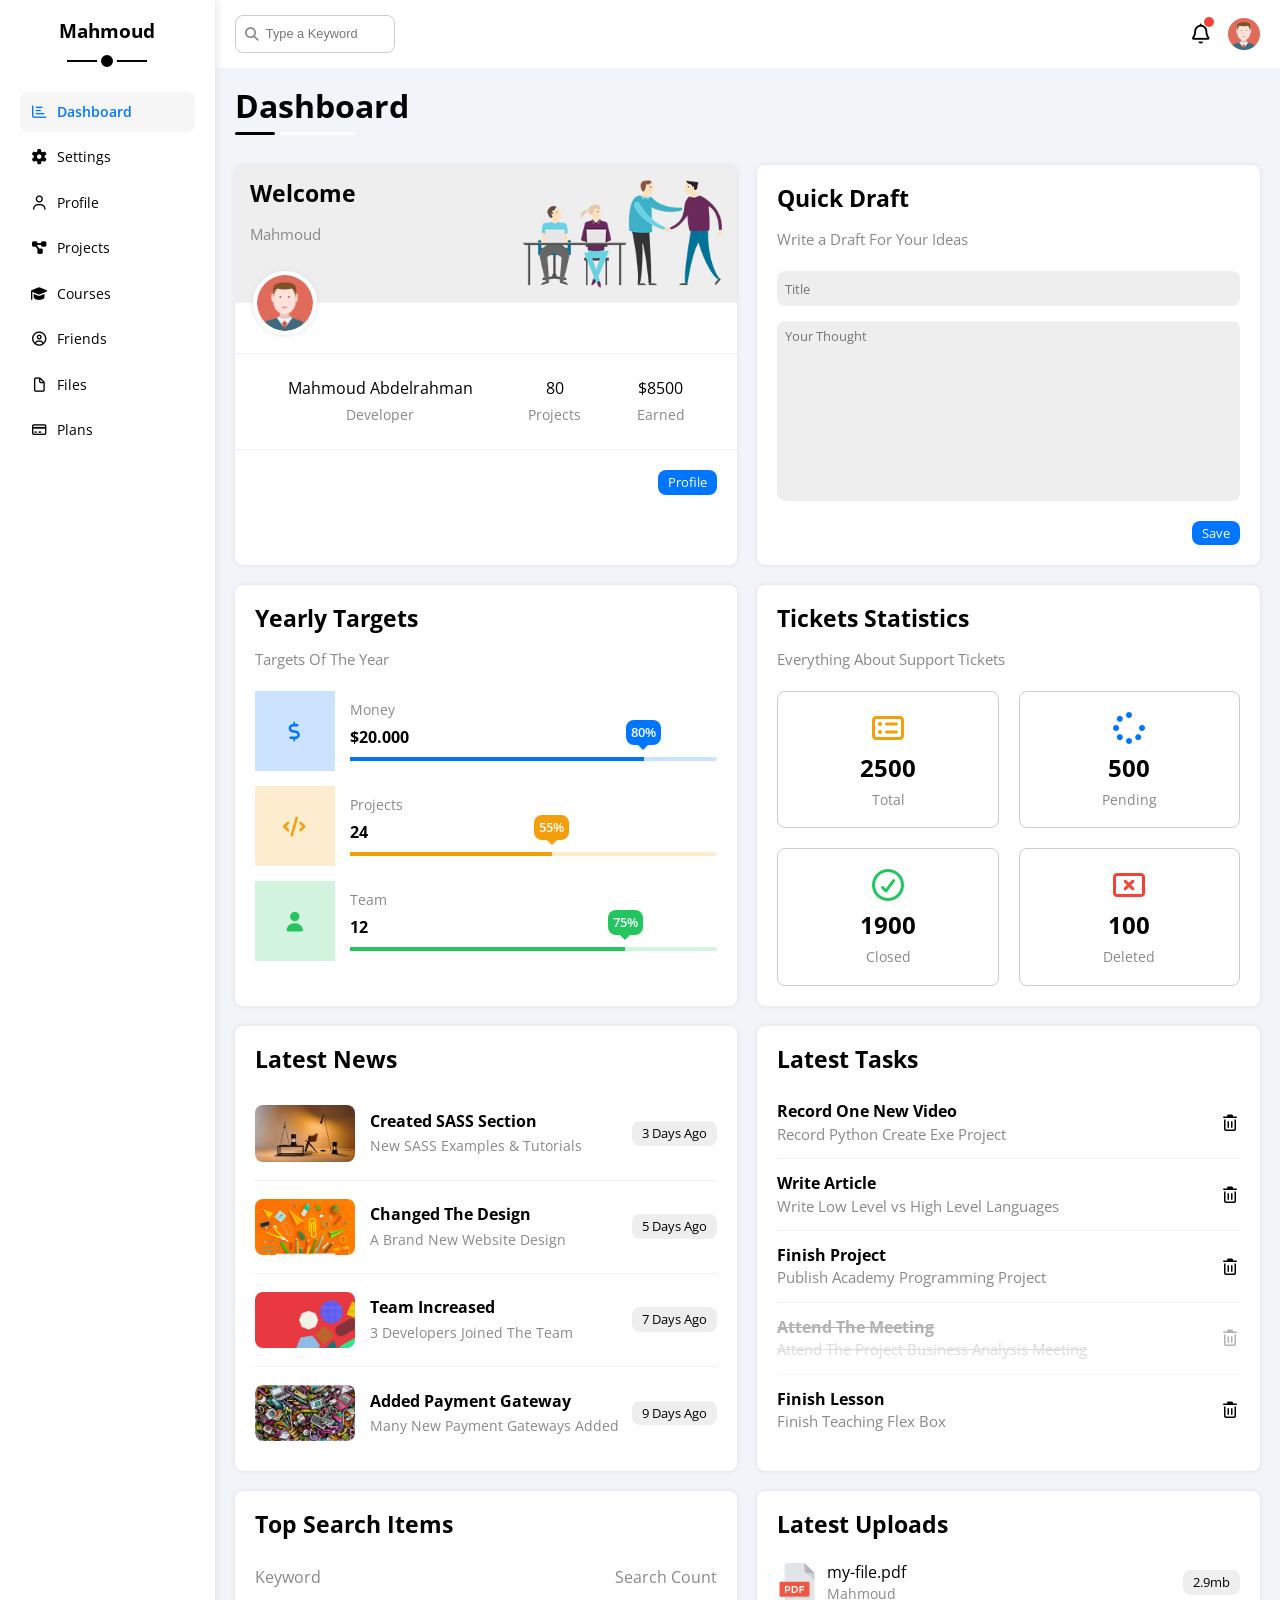
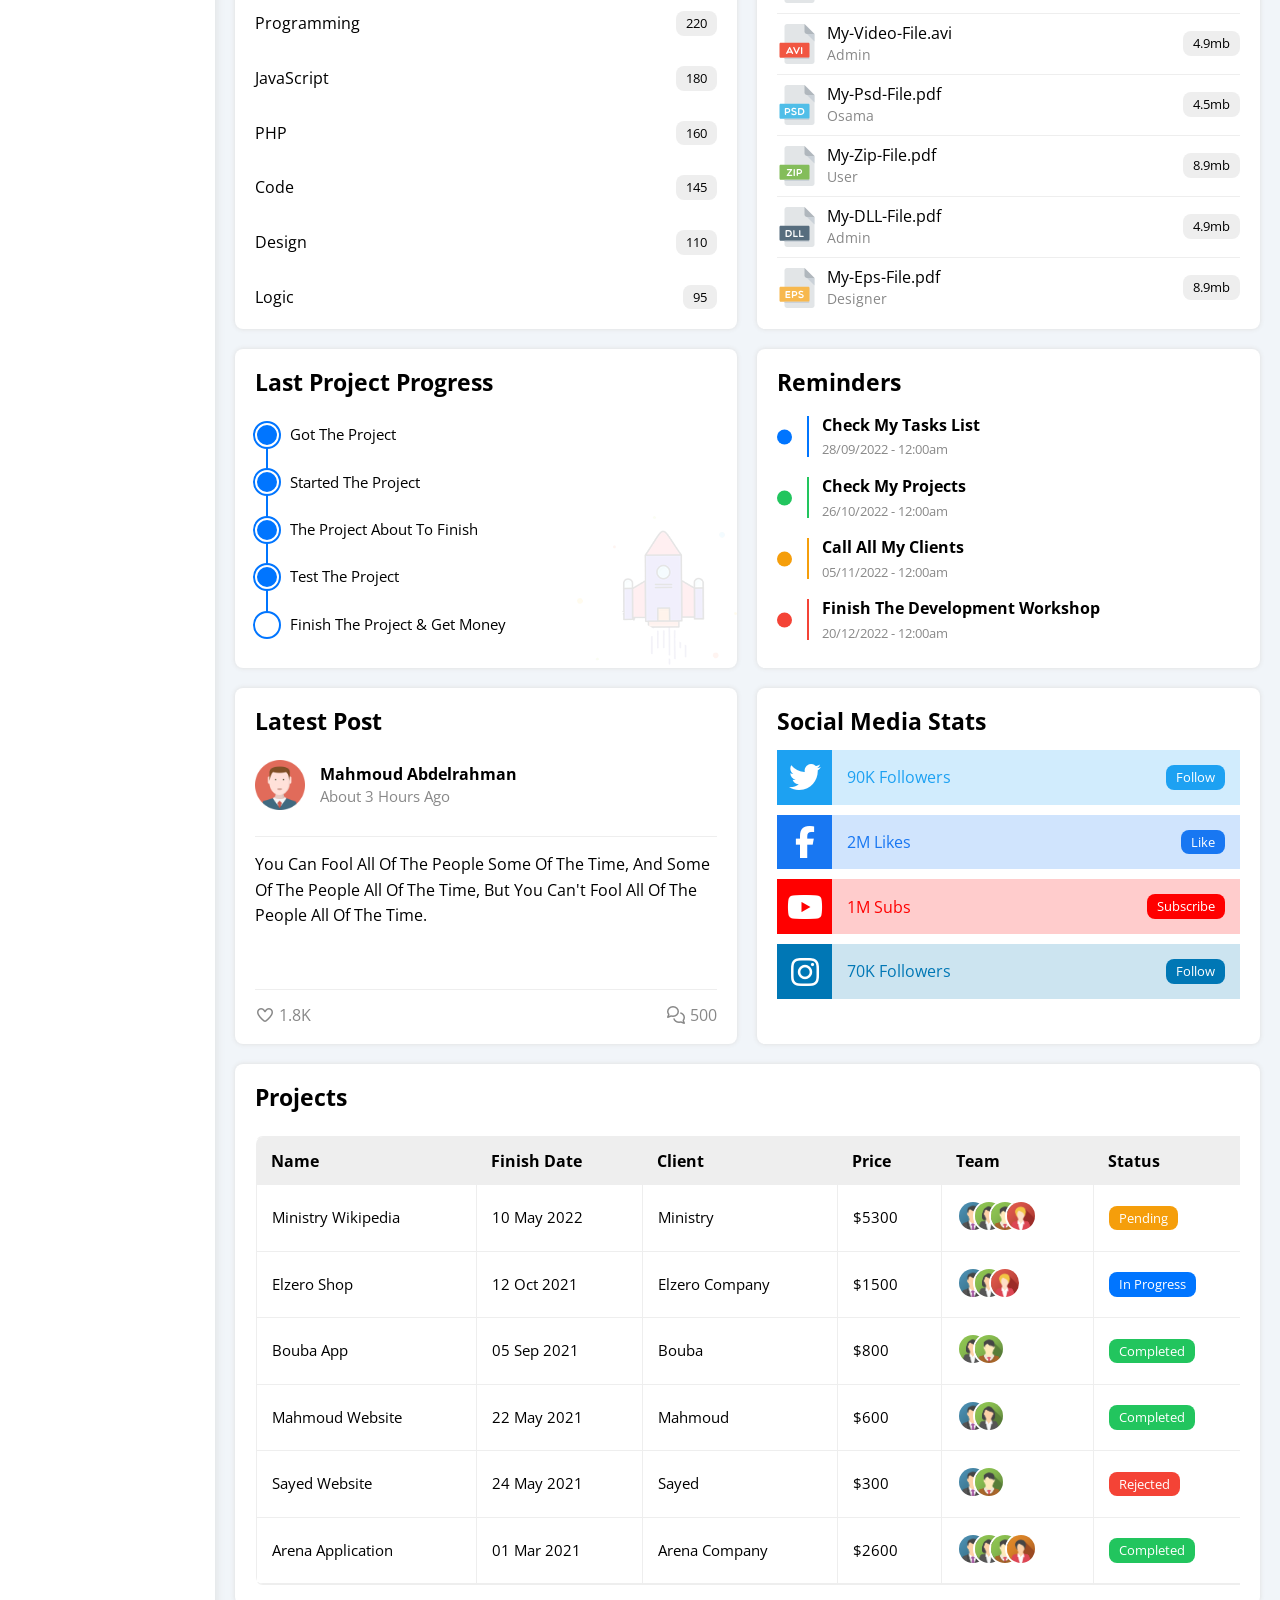
<file: index.html>
<!doctype html>
<html lang="en">
  <head>
    <meta charset="UTF-8" />
    <meta name="viewport" content="width=device-width, initial-scale=1.0" />
    <title>Dashboard</title>
    <!-- Google Fonts -->
    <link rel="preconnect" href="https://fonts.googleapis.com" />
    <link rel="preconnect" href="https://fonts.gstatic.com" crossorigin />
    <link
      href="https://fonts.googleapis.com/css2?family=Open+Sans:ital,wght@0,300..800;1,300..800&display=swap"
      rel="stylesheet" />
    <!-- Font Awesome Library -->
    <link rel="stylesheet" href="css/all.min.css" />
    <link rel="stylesheet" href="css/normalize.css" />
    <link rel="stylesheet" href="css/style.css" />
  </head>
  <body>
    <!-- Start The Page -->
    <div class="page">
      <!-- Start Main Menu -->
      <nav class="main-menu">
        <h3 class="name">Mahmoud</h3>
        <ul>
          <li class="active">
            <a href="index.html">
              <i class="fa-regular fa-chart-bar fa-fw"></i>
              <span class="mobile-hide">Dashboard</span>
            </a>
          </li>
          <li>
            <a href="settings.html">
              <i class="fa-solid fa-gear fa-fw"></i>
              <span class="mobile-hide">Settings</span>
            </a>
          </li>
          <li>
            <a href="profile.html">
              <i class="fa-regular fa-user fa-fw"></i>
              <span class="mobile-hide">Profile</span>
            </a>
          </li>
          <li>
            <a href="projects.html">
              <i class="fa-solid fa-diagram-project fa-fw"></i>
              <span class="mobile-hide">Projects</span>
            </a>
          </li>
          <li>
            <a href="courses.html">
              <i class="fa-solid fa-graduation-cap fa-fw"></i>
              <span class="mobile-hide">Courses</span>
            </a>
          </li>
          <li>
            <a href="friends.html">
              <i class="fa-regular fa-circle-user fa-fw"></i>
              <span class="mobile-hide">Friends</span>
            </a>
          </li>
          <li>
            <a href="files.html">
              <i class="fa-regular fa-file fa-fw"></i>
              <span class="mobile-hide">Files</span>
            </a>
          </li>
          <li>
            <a href="plans.html">
              <i class="fa-regular fa-credit-card fa-fw"></i>
              <span class="mobile-hide">Plans</span>
            </a>
          </li>
        </ul>
      </nav>
      <!-- End Main Menu -->

      <!-- Start Main Content -->
      <main class="main-content">
        <!-- Start Header -->
        <header>
          <div class="flex">
            <div class="search">
              <input
                type="search"
                name="search"
                id="search"
                placeholder="Type a Keyword" />
            </div>
            <div class="avatar flex">
              <span class="notification">
                <i class="fa-regular fa-bell fa-lg"></i>
              </span>
              <img src="images/avatar.png" alt="Avatar" />
            </div>
          </div>
        </header>
        <!-- End Header -->

        <h1 class="main-title">Dashboard</h1>

        <!-- Start Holder -->
        <div class="holder">
          <div class="container">
            <!-- Start Welcome Box -->
            <div class="box welcome">
              <div class="head mobile-block">
                <div>
                  <h2 class="box-title mobile-center">Welcome</h2>
                  <p class="box-title-info mobile-center">Mahmoud</p>
                </div>
                <img
                  src="images/welcome.png"
                  alt="Welcome Image"
                  class="mobile-hide" />
              </div>
              <div class="body">
                <img src="images/avatar.png" alt="Avatar Image" />
                <section class="mobile-column">
                  <div>
                    <span>Mahmoud Abdelrahman</span>
                    <span>Developer</span>
                  </div>
                  <div>
                    <span>80</span>
                    <span>Projects</span>
                  </div>
                  <div>
                    <span>$8500</span>
                    <span>Earned</span>
                  </div>
                </section>
                <a href="profile.html" class="btn">Profile</a>
              </div>
            </div>
            <!-- Start Quick Draft Box -->
            <div class="box quick-draft">
              <h2 class="box-title mobile-center">Quick Draft</h2>
              <p class="box-title-info mobile-center">
                Write a Draft For Your Ideas
              </p>
              <form action="">
                <input
                  type="text"
                  name="title"
                  id="title"
                  placeholder="Title" />
                <textarea
                  name="thought"
                  id="thought"
                  placeholder="Your Thought"></textarea>
                <input type="submit" value="Save" class="btn" />
              </form>
            </div>
            <!-- Start Yearly Targets Box -->
            <div class="box yearly-targets">
              <h2 class="box-title mobile-center">Yearly Targets</h2>
              <p class="box-title-info mobile-center">Targets Of The Year</p>
              <div class="targets">
                <div class="target">
                  <div class="icon flex-center">
                    <i class="fa-solid fa-dollar-sign fa-lg"></i>
                  </div>
                  <div class="info">
                    <span class="type">Money</span>
                    <span class="amount">$20.000</span>
                    <div class="progress">
                      <span style="width: 80%" data-value="80%"></span>
                    </div>
                  </div>
                </div>
                <div class="target">
                  <div class="icon flex-center">
                    <i class="fa-solid fa-code fa-lg"></i>
                  </div>
                  <div class="info">
                    <span class="type">Projects</span>
                    <span class="amount">24</span>
                    <div class="progress">
                      <span style="width: 55%" data-value="55%"></span>
                    </div>
                  </div>
                </div>
                <div class="target">
                  <div class="icon flex-center">
                    <i class="fa-solid fa-user fa-lg"></i>
                  </div>
                  <div class="info">
                    <span class="type">Team</span>
                    <span class="amount">12</span>
                    <div class="progress">
                      <span style="width: 75%" data-value="75%"></span>
                    </div>
                  </div>
                </div>
              </div>
            </div>
            <!-- Start Tickets Statistics Box -->
            <div class="box tickets-stats">
              <h2 class="box-title mobile-center">Tickets Statistics</h2>
              <p class="box-title-info mobile-center">
                Everything About Support Tickets
              </p>
              <div class="body">
                <div class="statistic">
                  <i class="fa-regular fa-rectangle-list fa-2x"></i>
                  <strong>2500</strong>
                  <span>Total</span>
                </div>
                <div class="statistic">
                  <i class="fa-solid fa-spinner fa-2x"></i>
                  <strong>500</strong>
                  <span>Pending</span>
                </div>
                <div class="statistic">
                  <i class="fa-regular fa-circle-check fa-2x"></i>
                  <strong>1900</strong>
                  <span>Closed</span>
                </div>
                <div class="statistic">
                  <i class="fa-regular fa-rectangle-xmark fa-2x"></i>
                  <strong>100</strong>
                  <span>Deleted</span>
                </div>
              </div>
            </div>
            <!-- Start Latest News Box -->
            <div class="box latest-news">
              <h2 class="box-title mobile-center">Latest News</h2>
              <div class="news">
                <div class="news-row mobile-column">
                  <img src="images/news-01.png" alt="News Image 1" />
                  <div class="news-info flex mobile-column">
                    <div class="info">
                      <h3 class="mobile-center">Created SASS Section</h3>
                      <p>New SASS Examples & Tutorials</p>
                    </div>
                    <span class="btn">3 Days Ago</span>
                  </div>
                </div>
                <div class="news-row mobile-column">
                  <img src="images/news-02.png" alt="News Image 2" />
                  <div class="news-info flex mobile-column">
                    <div class="info">
                      <h3 class="mobile-center">Changed The Design</h3>
                      <p>A Brand New Website Design</p>
                    </div>
                    <span class="btn">5 Days Ago</span>
                  </div>
                </div>
                <div class="news-row mobile-column">
                  <img src="images/news-03.png" alt="News Image 3" />
                  <div class="news-info flex mobile-column">
                    <div class="info">
                      <h3 class="mobile-center">Team Increased</h3>
                      <p>3 Developers Joined The Team</p>
                    </div>
                    <span class="btn">7 Days Ago</span>
                  </div>
                </div>
                <div class="news-row mobile-column">
                  <img src="images/news-04.png" alt="News Image 4" />
                  <div class="news-info flex mobile-column">
                    <div class="info">
                      <h3 class="">Added Payment Gateway</h3>
                      <p>Many New Payment Gateways Added</p>
                    </div>
                    <span class="btn">9 Days Ago</span>
                  </div>
                </div>
              </div>
            </div>
            <!-- Start Latest Tasks Box -->
            <div class="box latest-tasks">
              <h2 class="box-title mobile-center">Latest Tasks</h2>
              <div class="task flex">
                <div class="info">
                  <h3>Record One New Video</h3>
                  <p>Record Python Create Exe Project</p>
                </div>
                <i class="fa-regular fa-trash-can"></i>
              </div>
              <div class="task flex">
                <div class="info">
                  <h3>Write Article</h3>
                  <p>Write Low Level vs High Level Languages</p>
                </div>
                <i class="fa-regular fa-trash-can"></i>
              </div>
              <div class="task flex">
                <div class="info">
                  <h3>Finish Project</h3>
                  <p>Publish Academy Programming Project</p>
                </div>
                <i class="fa-regular fa-trash-can"></i>
              </div>
              <div class="task flex done">
                <div class="info">
                  <h3>Attend The Meeting</h3>
                  <p>Attend The Project Business Analysis Meeting</p>
                </div>
                <i class="fa-regular fa-trash-can"></i>
              </div>
              <div class="task flex">
                <div class="info">
                  <h3>Finish Lesson</h3>
                  <p>Finish Teaching Flex Box</p>
                </div>
                <i class="fa-regular fa-trash-can"></i>
              </div>
            </div>
            <!-- Start Top Search Items Box -->
            <div class="box top-search">
              <h2 class="box-title mobile-center">Top Search Items</h2>
              <div class="item flex">
                <span>Keyword</span>
                <span>Search Count</span>
              </div>
              <div class="item flex">
                <span class="keyword">Programming</span>
                <span class="count btn">220</span>
              </div>
              <div class="item flex">
                <span class="keyword">JavaScript</span>
                <span class="count btn">180</span>
              </div>
              <div class="item flex">
                <span class="keyword">PHP</span>
                <span class="count btn">160</span>
              </div>
              <div class="item flex">
                <span class="keyword">Code</span>
                <span class="count btn">145</span>
              </div>
              <div class="item flex">
                <span class="keyword">Design</span>
                <span class="count btn">110</span>
              </div>
              <div class="item flex">
                <span class="keyword">Logic</span>
                <span class="count btn">95</span>
              </div>
            </div>
            <!-- Start Latest Uploads Box -->
            <div class="box latest-uploads">
              <h2 class="box-title mobile-center">Latest Uploads</h2>
              <div class="upload flex">
                <div class="file flex-center">
                  <img src="images/pdf.svg" alt="PDF File" />
                  <div>
                    <span class="file-name">my-file.pdf</span>
                    <span class="owner">Mahmoud</span>
                  </div>
                </div>
                <span class="size btn">2.9mb</span>
              </div>
              <div class="upload flex">
                <div class="file flex-center">
                  <img src="images/avi.svg" alt="Video File" />
                  <div>
                    <span class="file-name">My-Video-File.avi</span>
                    <span class="owner">Admin</span>
                  </div>
                </div>
                <span class="size btn">4.9mb</span>
              </div>
              <div class="upload flex">
                <div class="file flex-center">
                  <img src="images/psd.svg" alt="PSD File" />
                  <div>
                    <span class="file-name">My-Psd-File.pdf</span>
                    <span class="owner">Osama</span>
                  </div>
                </div>
                <span class="size btn">4.5mb</span>
              </div>
              <div class="upload flex">
                <div class="file flex-center">
                  <img src="images/zip.svg" alt="ZIP File" />
                  <div>
                    <span class="file-name">My-Zip-File.pdf</span>
                    <span class="owner">User</span>
                  </div>
                </div>
                <span class="size btn">8.9mb</span>
              </div>
              <div class="upload flex">
                <div class="file flex-center">
                  <img src="images/dll.svg" alt="DLL File" />
                  <div>
                    <span class="file-name">My-DLL-File.pdf</span>
                    <span class="owner">Admin</span>
                  </div>
                </div>
                <span class="size btn">4.9mb</span>
              </div>
              <div class="upload flex">
                <div class="file flex-center">
                  <img src="images/eps.svg" alt="ESP File" />
                  <div>
                    <span class="file-name">My-Eps-File.pdf</span>
                    <span class="owner">Designer</span>
                  </div>
                </div>
                <span class="size btn">8.9mb</span>
              </div>
            </div>
            <!-- Start Last Project Progress Box -->
            <div class="box last-project">
              <h2 class="box-title mobile-center">Last Project Progress</h2>
              <ul class="progress">
                <li>Got The Project</li>
                <li>Started The Project</li>
                <li>The Project About To Finish</li>
                <li>Test The Project</li>
                <li>Finish The Project & Get Money</li>
              </ul>
              <img src="images/project.png" alt="Project" />
            </div>
            <!-- Start Reminders Box -->
            <div class="box reminders">
              <h2 class="box-title mobile-center">Reminders</h2>
              <div class="reminder">
                <h4>Check My Tasks List</h4>
                <p>28/09/2022 - 12:00am</p>
              </div>
              <div class="reminder">
                <h4>Check My Projects</h4>
                <p>26/10/2022 - 12:00am</p>
              </div>
              <div class="reminder">
                <h4>Call All My Clients</h4>
                <p>05/11/2022 - 12:00am</p>
              </div>
              <div class="reminder">
                <h4>Finish The Development Workshop</h4>
                <p>20/12/2022 - 12:00am</p>
              </div>
            </div>
            <!-- Start Latest Post Box -->
            <div class="box latest-post">
              <h2 class="box-title mobile-center">Latest Post</h2>
              <div class="user">
                <img src="images/avatar.png" alt="User Image" />
                <div>
                  <h4>Mahmoud Abdelrahman</h4>
                  <p>About 3 Hours Ago</p>
                </div>
              </div>
              <p class="post mobile-center">
                You can fool all of the people some of the time, and some of the
                people all of the time, but you can't fool all of the people all
                of the time.
              </p>
              <div class="post-stats flex">
                <span class="likes">
                  <i class="fa-regular fa-heart"></i>
                  1.8K
                </span>
                <span class="comments">
                  <i class="fa-regular fa-comments"></i>
                  500
                </span>
              </div>
            </div>
            <!-- Start Social Media Stats Box -->
            <div class="box social-media">
              <h2 class="box-title mobile-center">Social Media Stats</h2>
              <div class="platform twitter">
                <i class="fa-brands fa-twitter fa-2x flex-center"></i>
                <div class="platform-stats flex">
                  <span class="followers">90K Followers</span>
                  <a href="#" class="action btn">Follow</a>
                </div>
              </div>
              <div class="platform facebook">
                <i class="fa-brands fa-facebook-f fa-2x flex-center"></i>
                <div class="platform-stats flex">
                  <span class="followers">2M Likes</span>
                  <a href="#" class="action btn">Like</a>
                </div>
              </div>
              <div class="platform youtube">
                <i class="fa-brands fa-youtube fa-2x flex-center"></i>
                <div class="platform-stats flex">
                  <span class="followers">1M Subs</span>
                  <a href="#" class="action btn">Subscribe</a>
                </div>
              </div>
              <div class="platform instagram">
                <i class="fa-brands fa-instagram fa-2x flex-center"></i>
                <div class="platform-stats flex">
                  <span class="followers">70K Followers</span>
                  <a href="#" class="action btn">Follow</a>
                </div>
              </div>
            </div>
          </div>
          <!-- Start Projects Box -->
          <div class="box projects">
            <h2 class="box-title mobile-center">Projects</h2>
            <div class="responsive-table">
              <table>
                <thead>
                  <tr>
                    <th>Name</th>
                    <th>Finish Date</th>
                    <th>Client</th>
                    <th>Price</th>
                    <th>Team</th>
                    <th>Status</th>
                  </tr>
                </thead>
                <tbody>
                  <tr>
                    <td>Ministry Wikipedia</td>
                    <td>10 May 2022</td>
                    <td>Ministry</td>
                    <td>$5300</td>
                    <td>
                      <img src="images/team-01.png" alt="Team 1" />
                      <img src="images/team-02.png" alt="Team 2" />
                      <img src="images/team-03.png" alt="Team 3" />
                      <img src="images/team-05.png" alt="Team 5" />
                    </td>
                    <td><span class="btn pending">Pending</span></td>
                  </tr>
                  <tr>
                    <td>Elzero Shop</td>
                    <td>12 Oct 2021</td>
                    <td>Elzero Company</td>
                    <td>$1500</td>
                    <td>
                      <img src="images/team-01.png" alt="Team 1" />
                      <img src="images/team-02.png" alt="Team 2" />
                      <img src="images/team-05.png" alt="Team 5" />
                    </td>
                    <td><span class="btn in-progress">In Progress</span></td>
                  </tr>
                  <tr>
                    <td>Bouba App</td>
                    <td>05 Sep 2021</td>
                    <td>Bouba</td>
                    <td>$800</td>
                    <td>
                      <img src="images/team-02.png" alt="Team 2" />
                      <img src="images/team-03.png" alt="Team 3" />
                    </td>
                    <td><span class="btn completed">Completed</span></td>
                  </tr>
                  <tr>
                    <td>Mahmoud Website</td>
                    <td>22 May 2021</td>
                    <td>Mahmoud</td>
                    <td>$600</td>
                    <td>
                      <img src="images/team-01.png" alt="Team 1" />
                      <img src="images/team-02.png" alt="Team 2" />
                    </td>
                    <td><span class="btn completed">Completed</span></td>
                  </tr>
                  <tr>
                    <td>Sayed Website</td>
                    <td>24 May 2021</td>
                    <td>Sayed</td>
                    <td>$300</td>
                    <td>
                      <img src="images/team-01.png" alt="Team 1" />
                      <img src="images/team-03.png" alt="Team 3" />
                    </td>
                    <td><span class="btn rejected">Rejected</span></td>
                  </tr>
                  <tr>
                    <td>Arena Application</td>
                    <td>01 Mar 2021</td>
                    <td>Arena Company</td>
                    <td>$2600</td>
                    <td>
                      <img src="images/team-01.png" alt="Team 1" />
                      <img src="images/team-02.png" alt="Team 2" />
                      <img src="images/team-03.png" alt="Team 3" />
                      <img src="images/team-04.png" alt="Team 4" />
                    </td>
                    <td><span class="btn completed">Completed</span></td>
                  </tr>
                </tbody>
              </table>
            </div>
          </div>
        </div>
        <!-- End Holder -->
      </main>
      <!-- End Main Content -->
    </div>
    <!-- End The Page -->
  </body>
</html>
</file>
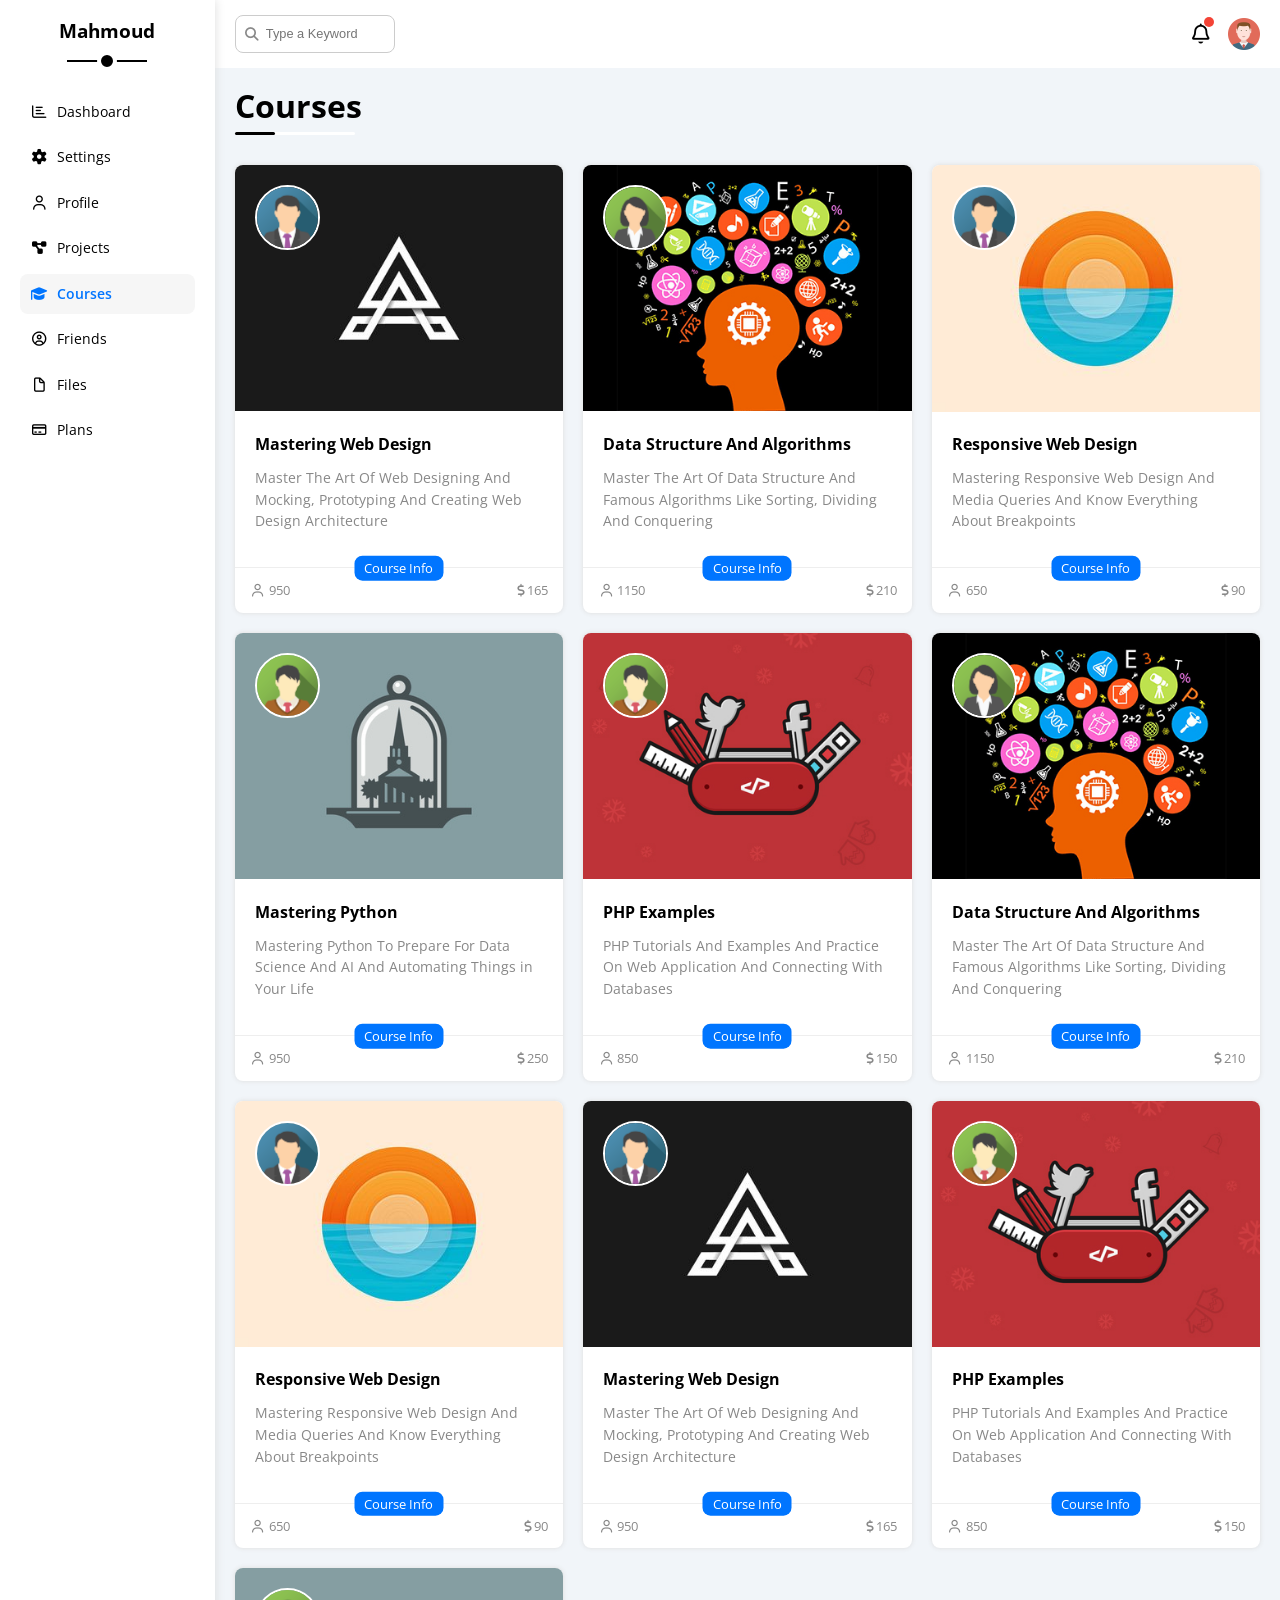
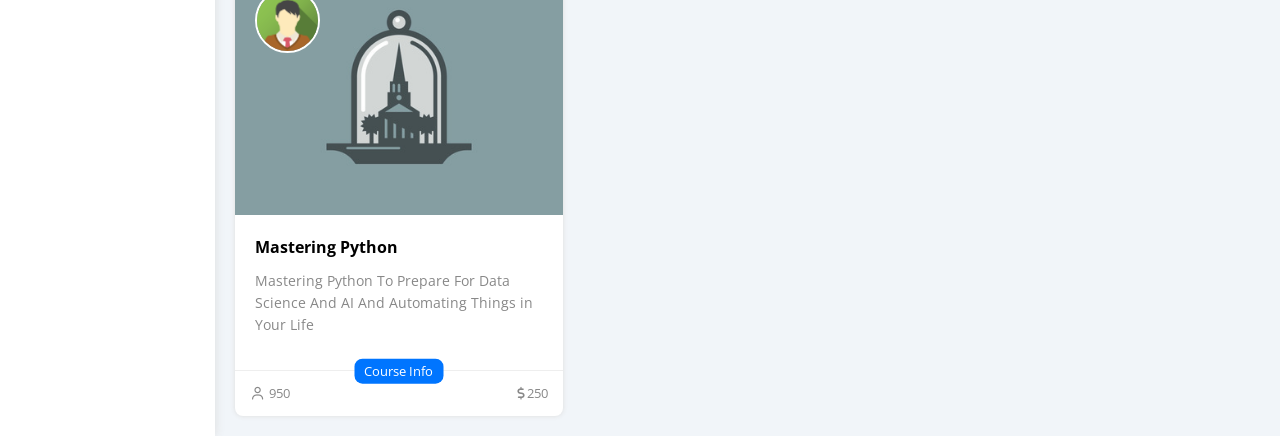
<file: courses.html>
<!doctype html>
<html lang="en">
  <head>
    <meta charset="UTF-8" />
    <meta name="viewport" content="width=device-width, initial-scale=1.0" />
    <title>Courses</title>
    <!-- Google Fonts -->
    <link rel="preconnect" href="https://fonts.googleapis.com" />
    <link rel="preconnect" href="https://fonts.gstatic.com" crossorigin />
    <link
      href="https://fonts.googleapis.com/css2?family=Open+Sans:ital,wght@0,300..800;1,300..800&display=swap"
      rel="stylesheet" />
    <!-- Font Awesome Library -->
    <link rel="stylesheet" href="css/all.min.css" />
    <link rel="stylesheet" href="css/normalize.css" />
    <link rel="stylesheet" href="css/style.css" />
  </head>
  <body>
    <!-- Start The Page -->
    <div class="page">
      <!-- Start Main Menu -->
      <nav class="main-menu">
        <h3 class="name">Mahmoud</h3>
        <ul>
          <li>
            <a href="index.html">
              <i class="fa-regular fa-chart-bar fa-fw"></i>
              <span class="mobile-hide">Dashboard</span>
            </a>
          </li>
          <li>
            <a href="settings.html">
              <i class="fa-solid fa-gear fa-fw"></i>
              <span class="mobile-hide">Settings</span>
            </a>
          </li>
          <li>
            <a href="profile.html">
              <i class="fa-regular fa-user fa-fw"></i>
              <span class="mobile-hide">Profile</span>
            </a>
          </li>
          <li>
            <a href="projects.html">
              <i class="fa-solid fa-diagram-project fa-fw"></i>
              <span class="mobile-hide">Projects</span>
            </a>
          </li>
          <li class="active">
            <a href="courses.html">
              <i class="fa-solid fa-graduation-cap fa-fw"></i>
              <span class="mobile-hide">Courses</span>
            </a>
          </li>
          <li>
            <a href="friends.html">
              <i class="fa-regular fa-circle-user fa-fw"></i>
              <span class="mobile-hide">Friends</span>
            </a>
          </li>
          <li>
            <a href="files.html">
              <i class="fa-regular fa-file fa-fw"></i>
              <span class="mobile-hide">Files</span>
            </a>
          </li>
          <li>
            <a href="plans.html">
              <i class="fa-regular fa-credit-card fa-fw"></i>
              <span class="mobile-hide">Plans</span>
            </a>
          </li>
        </ul>
      </nav>
      <!-- End Main Menu -->

      <!-- Start Main Content -->
      <main class="main-content">
        <!-- Start Header -->
        <header>
          <div class="flex">
            <div class="search">
              <input
                type="search"
                name="search"
                id="search"
                placeholder="Type a Keyword" />
            </div>
            <div class="avatar flex">
              <span class="notification">
                <i class="fa-regular fa-bell fa-lg"></i>
              </span>
              <img src="images/avatar.png" alt="Avatar" />
            </div>
          </div>
        </header>
        <!-- End Header -->

        <h1 class="main-title">Courses</h1>

        <!-- Start Holder -->
        <div class="holder">
          <div class="courses">
            <div class="box course mobile-center">
              <img src="images/team-01.png" alt="Team One" />
              <img src="images/course-01.jpg" alt="Course One" />
              <div class="body">
                <h4>Mastering Web Design</h4>
                <p>
                  Master The Art Of Web Designing And Mocking, Prototyping And
                  Creating Web Design Architecture
                </p>
              </div>
              <div class="info flex">
                <span class="btn bg-blue">Course Info</span>
                <span class="stats">
                  <i class="fa-regular fa-user"></i>
                  950
                </span>
                <span class="stats">
                  <i class="fa-solid fa-dollar-sign"></i>
                  165
                </span>
              </div>
            </div>
            <div class="box course mobile-center">
              <img src="images/team-02.png" alt="Team Two" />
              <img src="images/course-02.jpg" alt="Course Two" />
              <div class="body">
                <h4>Data Structure And Algorithms</h4>
                <p>
                  Master The Art Of Data Structure And Famous Algorithms Like
                  Sorting, Dividing And Conquering
                </p>
              </div>
              <div class="info flex">
                <span class="btn bg-blue">Course Info</span>
                <span class="stats">
                  <i class="fa-regular fa-user"></i>
                  1150
                </span>
                <span class="stats">
                  <i class="fa-solid fa-dollar-sign"></i>
                  210
                </span>
              </div>
            </div>
            <div class="box course mobile-center">
              <img src="images/team-01.png" alt="Team One" />
              <img src="images/course-03.jpg" alt="Course Three" />
              <div class="body">
                <h4>Responsive Web Design</h4>
                <p>
                  Mastering Responsive Web Design And Media Queries And Know
                  Everything About Breakpoints
                </p>
              </div>
              <div class="info flex">
                <span class="btn bg-blue">Course Info</span>
                <span class="stats">
                  <i class="fa-regular fa-user"></i>
                  650
                </span>
                <span class="stats">
                  <i class="fa-solid fa-dollar-sign"></i>
                  90
                </span>
              </div>
            </div>
            <div class="box course mobile-center">
              <img src="images/team-03.png" alt="Team Three" />
              <img src="images/course-04.jpg" alt="Course Four" />
              <div class="body">
                <h4>Mastering Python</h4>
                <p>
                  Mastering Python To Prepare For Data Science And AI And
                  Automating Things in Your Life
                </p>
              </div>
              <div class="info flex">
                <span class="btn bg-blue">Course Info</span>
                <span class="stats">
                  <i class="fa-regular fa-user"></i>
                  950
                </span>
                <span class="stats">
                  <i class="fa-solid fa-dollar-sign"></i>
                  250
                </span>
              </div>
            </div>
            <div class="box course mobile-center">
              <img src="images/team-03.png" alt="Team Three" />
              <img src="images/course-05.jpg" alt="Course Five" />
              <div class="body">
                <h4>PHP Examples</h4>
                <p>
                  PHP Tutorials And Examples And Practice On Web Application And
                  Connecting With Databases
                </p>
              </div>
              <div class="info flex">
                <span class="btn bg-blue">Course Info</span>
                <span class="stats">
                  <i class="fa-regular fa-user"></i>
                  850
                </span>
                <span class="stats">
                  <i class="fa-solid fa-dollar-sign"></i>
                  150
                </span>
              </div>
            </div>
            <div class="box course mobile-center">
              <img src="images/team-02.png" alt="Team Two" />
              <img src="images/course-02.jpg" alt="Course Two" />
              <div class="body">
                <h4>Data Structure And Algorithms</h4>
                <p>
                  Master The Art Of Data Structure And Famous Algorithms Like
                  Sorting, Dividing And Conquering
                </p>
              </div>
              <div class="info flex">
                <span class="btn bg-blue">Course Info</span>
                <span class="stats">
                  <i class="fa-regular fa-user"></i>
                  1150
                </span>
                <span class="stats">
                  <i class="fa-solid fa-dollar-sign"></i>
                  210
                </span>
              </div>
            </div>
            <div class="box course mobile-center">
              <img src="images/team-01.png" alt="Team One" />
              <img src="images/course-03.jpg" alt="Course Three" />
              <div class="body">
                <h4>Responsive Web Design</h4>
                <p>
                  Mastering Responsive Web Design And Media Queries And Know
                  Everything About Breakpoints
                </p>
              </div>
              <div class="info flex">
                <span class="btn bg-blue">Course Info</span>
                <span class="stats">
                  <i class="fa-regular fa-user"></i>
                  650
                </span>
                <span class="stats">
                  <i class="fa-solid fa-dollar-sign"></i>
                  90
                </span>
              </div>
            </div>
            <div class="box course mobile-center">
              <img src="images/team-01.png" alt="Team One" />
              <img src="images/course-01.jpg" alt="Course One" />
              <div class="body">
                <h4>Mastering Web Design</h4>
                <p>
                  Master The Art Of Web Designing And Mocking, Prototyping And
                  Creating Web Design Architecture
                </p>
              </div>
              <div class="info flex">
                <span class="btn bg-blue">Course Info</span>
                <span class="stats">
                  <i class="fa-regular fa-user"></i>
                  950
                </span>
                <span class="stats">
                  <i class="fa-solid fa-dollar-sign"></i>
                  165
                </span>
              </div>
            </div>
            <div class="box course mobile-center">
              <img src="images/team-03.png" alt="Team Three" />
              <img src="images/course-05.jpg" alt="Course Five" />
              <div class="body">
                <h4>PHP Examples</h4>
                <p>
                  PHP Tutorials And Examples And Practice On Web Application And
                  Connecting With Databases
                </p>
              </div>
              <div class="info flex">
                <span class="btn bg-blue">Course Info</span>
                <span class="stats">
                  <i class="fa-regular fa-user"></i>
                  850
                </span>
                <span class="stats">
                  <i class="fa-solid fa-dollar-sign"></i>
                  150
                </span>
              </div>
            </div>
            <div class="box course mobile-center">
              <img src="images/team-03.png" alt="Team Three" />
              <img src="images/course-04.jpg" alt="Course Four" />
              <div class="body">
                <h4>Mastering Python</h4>
                <p>
                  Mastering Python To Prepare For Data Science And AI And
                  Automating Things in Your Life
                </p>
              </div>
              <div class="info flex">
                <span class="btn bg-blue">Course Info</span>
                <span class="stats">
                  <i class="fa-regular fa-user"></i>
                  950
                </span>
                <span class="stats">
                  <i class="fa-solid fa-dollar-sign"></i>
                  250
                </span>
              </div>
            </div>
          </div>
        </div>
        <!-- End Holder -->
      </main>
      <!-- End Main Content -->
    </div>
    <!-- End The Page -->
  </body>
</html>
</file>
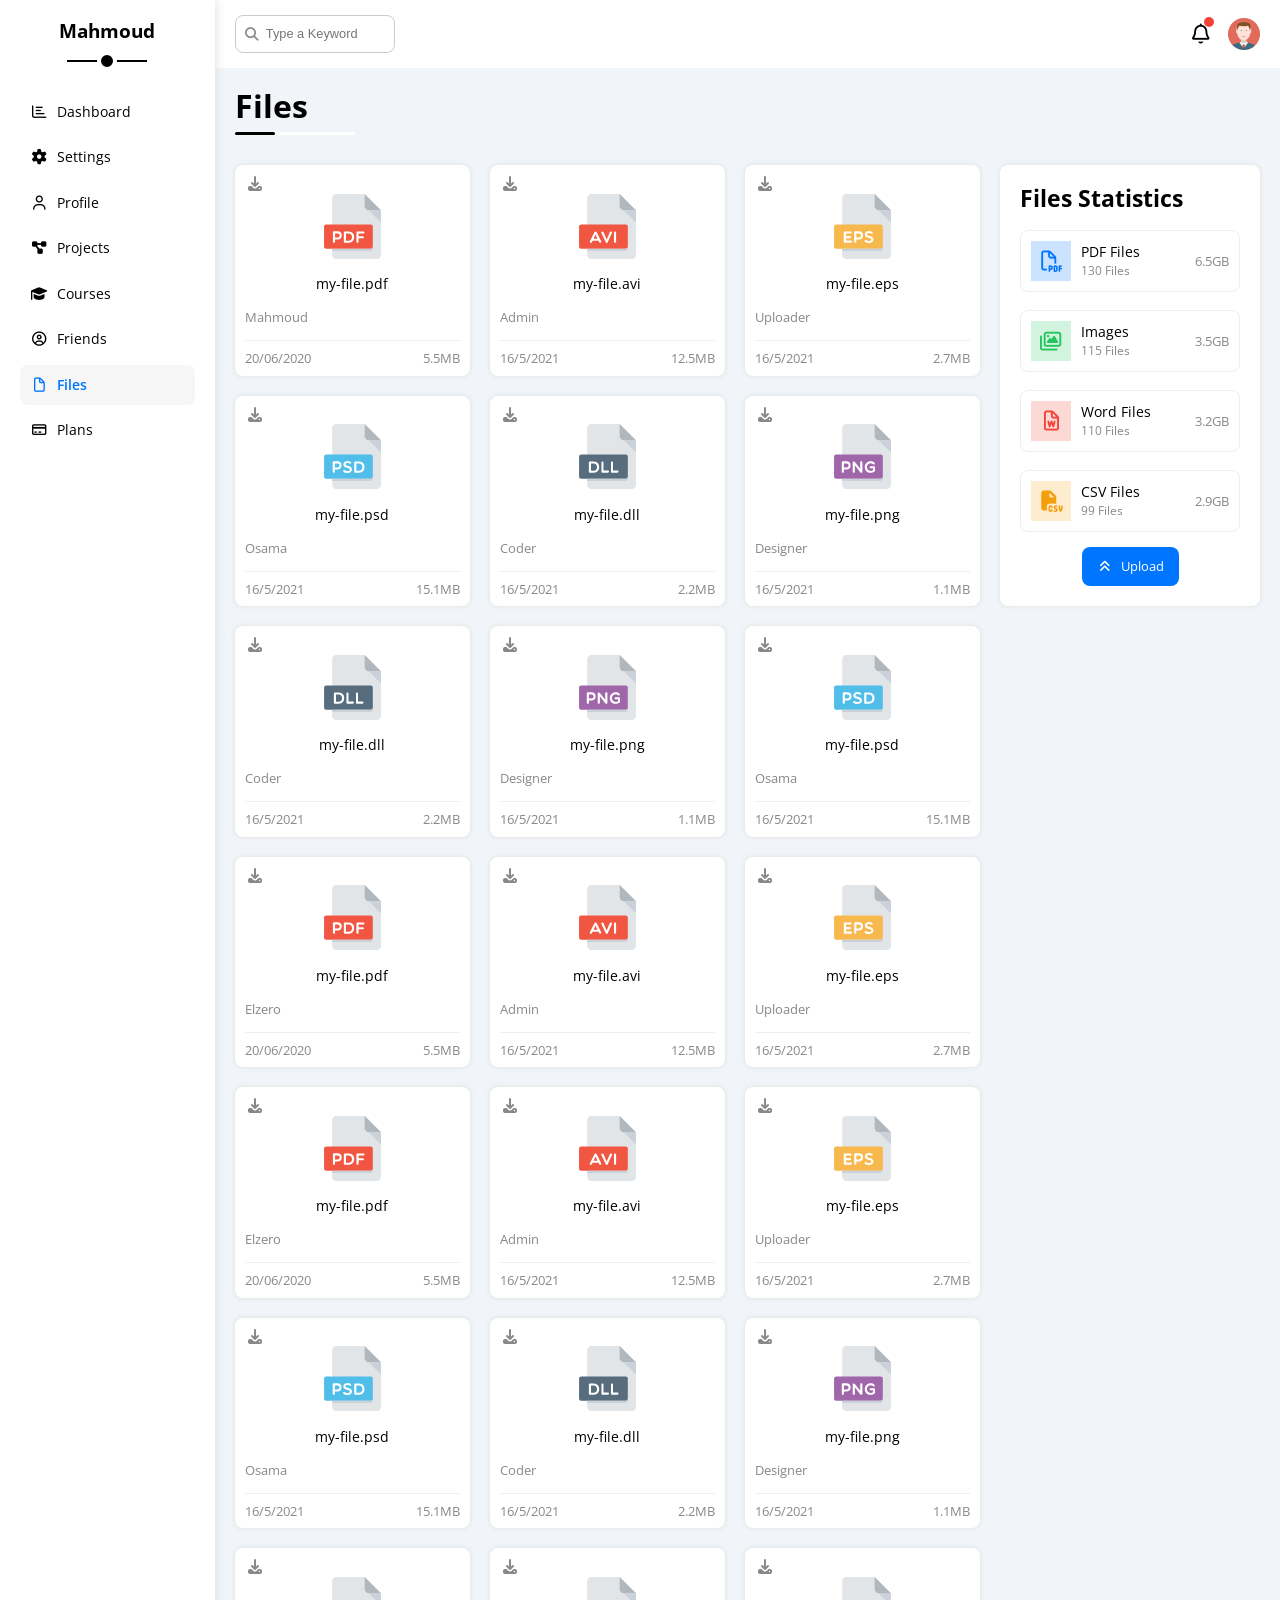
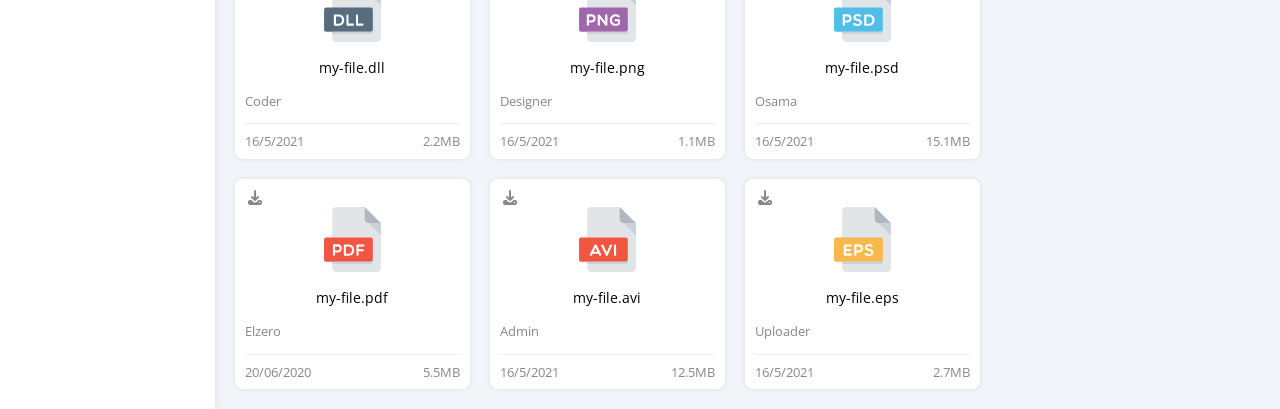
<file: files.html>
<!doctype html>
<html lang="en">
  <head>
    <meta charset="UTF-8" />
    <meta name="viewport" content="width=device-width, initial-scale=1.0" />
    <title>Files</title>
    <!-- Google Fonts -->
    <link rel="preconnect" href="https://fonts.googleapis.com" />
    <link rel="preconnect" href="https://fonts.gstatic.com" crossorigin />
    <link
      href="https://fonts.googleapis.com/css2?family=Open+Sans:ital,wght@0,300..800;1,300..800&display=swap"
      rel="stylesheet" />
    <!-- Font Awesome Library -->
    <link rel="stylesheet" href="css/all.min.css" />
    <link rel="stylesheet" href="css/normalize.css" />
    <link rel="stylesheet" href="css/style.css" />
  </head>
  <body>
    <!-- Start The Page -->
    <div class="page">
      <!-- Start Main Menu -->
      <nav class="main-menu">
        <h3 class="name">Mahmoud</h3>
        <ul>
          <li>
            <a href="index.html">
              <i class="fa-regular fa-chart-bar fa-fw"></i>
              <span class="mobile-hide">Dashboard</span>
            </a>
          </li>
          <li>
            <a href="settings.html">
              <i class="fa-solid fa-gear fa-fw"></i>
              <span class="mobile-hide">Settings</span>
            </a>
          </li>
          <li>
            <a href="profile.html">
              <i class="fa-regular fa-user fa-fw"></i>
              <span class="mobile-hide">Profile</span>
            </a>
          </li>
          <li>
            <a href="projects.html">
              <i class="fa-solid fa-diagram-project fa-fw"></i>
              <span class="mobile-hide">Projects</span>
            </a>
          </li>
          <li>
            <a href="courses.html">
              <i class="fa-solid fa-graduation-cap fa-fw"></i>
              <span class="mobile-hide">Courses</span>
            </a>
          </li>
          <li>
            <a href="friends.html">
              <i class="fa-regular fa-circle-user fa-fw"></i>
              <span class="mobile-hide">Friends</span>
            </a>
          </li>
          <li class="active">
            <a href="files.html">
              <i class="fa-regular fa-file fa-fw"></i>
              <span class="mobile-hide">Files</span>
            </a>
          </li>
          <li>
            <a href="plans.html">
              <i class="fa-regular fa-credit-card fa-fw"></i>
              <span class="mobile-hide">Plans</span>
            </a>
          </li>
        </ul>
      </nav>
      <!-- End Main Menu -->

      <!-- Start Main Content -->
      <main class="main-content">
        <!-- Start Header -->
        <header>
          <div class="flex">
            <div class="search">
              <input
                type="search"
                name="search"
                id="search"
                placeholder="Type a Keyword" />
            </div>
            <div class="avatar flex">
              <span class="notification">
                <i class="fa-regular fa-bell fa-lg"></i>
              </span>
              <img src="images/avatar.png" alt="Avatar" />
            </div>
          </div>
        </header>
        <!-- End Header -->

        <h1 class="main-title">Files</h1>

        <!-- Start Holder -->
        <div class="holder">
          <div class="files-page mobile-column">
            <div class="files">
              <div class="box file">
                <i class="fa-solid fa-download"></i>
                <div class="content">
                  <img src="images/pdf.svg" alt="PDF File" />
                  <p>my-file.pdf</p>
                </div>
                <span class="owner">Mahmoud</span>
                <div class="footer flex">
                  <span class="date">20/06/2020</span>
                  <span class="size">5.5MB</span>
                </div>
              </div>
              <div class="box file">
                <i class="fa-solid fa-download"></i>
                <div class="content">
                  <img src="images/avi.svg" alt="AVI File" />
                  <p>my-file.avi</p>
                </div>
                <span class="owner">Admin</span>
                <div class="footer flex">
                  <span class="date">16/5/2021</span>
                  <span class="size">12.5MB</span>
                </div>
              </div>
              <div class="box file">
                <i class="fa-solid fa-download"></i>
                <div class="content">
                  <img src="images/eps.svg" alt="EPS File" />
                  <p>my-file.eps</p>
                </div>
                <span class="owner">Uploader</span>
                <div class="footer flex">
                  <span class="date">16/5/2021</span>
                  <span class="size">2.7MB</span>
                </div>
              </div>
              <div class="box file">
                <i class="fa-solid fa-download"></i>
                <div class="content">
                  <img src="images/psd.svg" alt="PSD File" />
                  <p>my-file.psd</p>
                </div>
                <span class="owner">Osama</span>
                <div class="footer flex">
                  <span class="date">16/5/2021</span>
                  <span class="size">15.1MB</span>
                </div>
              </div>
              <div class="box file">
                <i class="fa-solid fa-download"></i>
                <div class="content">
                  <img src="images/dll.svg" alt="DLL File" />
                  <p>my-file.dll</p>
                </div>
                <span class="owner">Coder</span>
                <div class="footer flex">
                  <span class="date">16/5/2021</span>
                  <span class="size">2.2MB</span>
                </div>
              </div>
              <div class="box file">
                <i class="fa-solid fa-download"></i>
                <div class="content">
                  <img src="images/png.svg" alt="PNG File" />
                  <p>my-file.png</p>
                </div>
                <span class="owner">Designer</span>
                <div class="footer flex">
                  <span class="date">16/5/2021</span>
                  <span class="size">1.1MB</span>
                </div>
              </div>
              <div class="box file">
                <i class="fa-solid fa-download"></i>
                <div class="content">
                  <img src="images/dll.svg" alt="DLL File" />
                  <p>my-file.dll</p>
                </div>
                <span class="owner">Coder</span>
                <div class="footer flex">
                  <span class="date">16/5/2021</span>
                  <span class="size">2.2MB</span>
                </div>
              </div>
              <div class="box file">
                <i class="fa-solid fa-download"></i>
                <div class="content">
                  <img src="images/png.svg" alt="PNG File" />
                  <p>my-file.png</p>
                </div>
                <span class="owner">Designer</span>
                <div class="footer flex">
                  <span class="date">16/5/2021</span>
                  <span class="size">1.1MB</span>
                </div>
              </div>
              <div class="box file">
                <i class="fa-solid fa-download"></i>
                <div class="content">
                  <img src="images/psd.svg" alt="PSD File" />
                  <p>my-file.psd</p>
                </div>
                <span class="owner">Osama</span>
                <div class="footer flex">
                  <span class="date">16/5/2021</span>
                  <span class="size">15.1MB</span>
                </div>
              </div>
              <div class="box file">
                <i class="fa-solid fa-download"></i>
                <div class="content">
                  <img src="images/pdf.svg" alt="PDF File" />
                  <p>my-file.pdf</p>
                </div>
                <span class="owner">Elzero</span>
                <div class="footer flex">
                  <span class="date">20/06/2020</span>
                  <span class="size">5.5MB</span>
                </div>
              </div>
              <div class="box file">
                <i class="fa-solid fa-download"></i>
                <div class="content">
                  <img src="images/avi.svg" alt="AVI File" />
                  <p>my-file.avi</p>
                </div>
                <span class="owner">Admin</span>
                <div class="footer flex">
                  <span class="date">16/5/2021</span>
                  <span class="size">12.5MB</span>
                </div>
              </div>
              <div class="box file">
                <i class="fa-solid fa-download"></i>
                <div class="content">
                  <img src="images/eps.svg" alt="EPS File" />
                  <p>my-file.eps</p>
                </div>
                <span class="owner">Uploader</span>
                <div class="footer flex">
                  <span class="date">16/5/2021</span>
                  <span class="size">2.7MB</span>
                </div>
              </div>
              <div class="box file">
                <i class="fa-solid fa-download"></i>
                <div class="content">
                  <img src="images/pdf.svg" alt="PDF File" />
                  <p>my-file.pdf</p>
                </div>
                <span class="owner">Elzero</span>
                <div class="footer flex">
                  <span class="date">20/06/2020</span>
                  <span class="size">5.5MB</span>
                </div>
              </div>
              <div class="box file">
                <i class="fa-solid fa-download"></i>
                <div class="content">
                  <img src="images/avi.svg" alt="AVI File" />
                  <p>my-file.avi</p>
                </div>
                <span class="owner">Admin</span>
                <div class="footer flex">
                  <span class="date">16/5/2021</span>
                  <span class="size">12.5MB</span>
                </div>
              </div>
              <div class="box file">
                <i class="fa-solid fa-download"></i>
                <div class="content">
                  <img src="images/eps.svg" alt="EPS File" />
                  <p>my-file.eps</p>
                </div>
                <span class="owner">Uploader</span>
                <div class="footer flex">
                  <span class="date">16/5/2021</span>
                  <span class="size">2.7MB</span>
                </div>
              </div>
              <div class="box file">
                <i class="fa-solid fa-download"></i>
                <div class="content">
                  <img src="images/psd.svg" alt="PSD File" />
                  <p>my-file.psd</p>
                </div>
                <span class="owner">Osama</span>
                <div class="footer flex">
                  <span class="date">16/5/2021</span>
                  <span class="size">15.1MB</span>
                </div>
              </div>
              <div class="box file">
                <i class="fa-solid fa-download"></i>
                <div class="content">
                  <img src="images/dll.svg" alt="DLL File" />
                  <p>my-file.dll</p>
                </div>
                <span class="owner">Coder</span>
                <div class="footer flex">
                  <span class="date">16/5/2021</span>
                  <span class="size">2.2MB</span>
                </div>
              </div>
              <div class="box file">
                <i class="fa-solid fa-download"></i>
                <div class="content">
                  <img src="images/png.svg" alt="PNG File" />
                  <p>my-file.png</p>
                </div>
                <span class="owner">Designer</span>
                <div class="footer flex">
                  <span class="date">16/5/2021</span>
                  <span class="size">1.1MB</span>
                </div>
              </div>
              <div class="box file">
                <i class="fa-solid fa-download"></i>
                <div class="content">
                  <img src="images/dll.svg" alt="DLL File" />
                  <p>my-file.dll</p>
                </div>
                <span class="owner">Coder</span>
                <div class="footer flex">
                  <span class="date">16/5/2021</span>
                  <span class="size">2.2MB</span>
                </div>
              </div>
              <div class="box file">
                <i class="fa-solid fa-download"></i>
                <div class="content">
                  <img src="images/png.svg" alt="PNG File" />
                  <p>my-file.png</p>
                </div>
                <span class="owner">Designer</span>
                <div class="footer flex">
                  <span class="date">16/5/2021</span>
                  <span class="size">1.1MB</span>
                </div>
              </div>
              <div class="box file">
                <i class="fa-solid fa-download"></i>
                <div class="content">
                  <img src="images/psd.svg" alt="PSD File" />
                  <p>my-file.psd</p>
                </div>
                <span class="owner">Osama</span>
                <div class="footer flex">
                  <span class="date">16/5/2021</span>
                  <span class="size">15.1MB</span>
                </div>
              </div>
              <div class="box file">
                <i class="fa-solid fa-download"></i>
                <div class="content">
                  <img src="images/pdf.svg" alt="PDF File" />
                  <p>my-file.pdf</p>
                </div>
                <span class="owner">Elzero</span>
                <div class="footer flex">
                  <span class="date">20/06/2020</span>
                  <span class="size">5.5MB</span>
                </div>
              </div>
              <div class="box file">
                <i class="fa-solid fa-download"></i>
                <div class="content">
                  <img src="images/avi.svg" alt="AVI File" />
                  <p>my-file.avi</p>
                </div>
                <span class="owner">Admin</span>
                <div class="footer flex">
                  <span class="date">16/5/2021</span>
                  <span class="size">12.5MB</span>
                </div>
              </div>
              <div class="box file">
                <i class="fa-solid fa-download"></i>
                <div class="content">
                  <img src="images/eps.svg" alt="EPS File" />
                  <p>my-file.eps</p>
                </div>
                <span class="owner">Uploader</span>
                <div class="footer flex">
                  <span class="date">16/5/2021</span>
                  <span class="size">2.7MB</span>
                </div>
              </div>
            </div>
            <div class="box files-stats">
              <h2 class="box-title mobile-center">Files Statistics</h2>
              <div class="state flex">
                <div class="info">
                  <i class="fa-regular fa-file-pdf fa-lg blue flex-center"></i>
                  <div>
                    <span>PDF Files</span>
                    <span>130 Files</span>
                  </div>
                </div>
                <span class="size">6.5GB</span>
              </div>
              <div class="state flex">
                <div class="info">
                  <i class="fa-regular fa-images fa-lg green flex-center"></i>
                  <div>
                    <span>Images</span>
                    <span>115 Files</span>
                  </div>
                </div>
                <span class="size">3.5GB</span>
              </div>
              <div class="state flex">
                <div class="info">
                  <i class="fa-regular fa-file-word fa-lg red flex-center"></i>
                  <div>
                    <span>Word Files</span>
                    <span>110 Files</span>
                  </div>
                </div>
                <span class="size">3.2GB</span>
              </div>
              <div class="state flex">
                <div class="info">
                  <i class="fa-solid fa-file-csv fa-lg orange flex-center"></i>
                  <div>
                    <span>CSV Files</span>
                    <span>99 Files</span>
                  </div>
                </div>
                <span class="size">2.9GB</span>
              </div>
              <a href="#" class="btn upload bg-blue">
                <i class="fa-solid fa-angles-up"></i>
                Upload
              </a>
            </div>
          </div>
        </div>
        <!-- End Holder -->
      </main>
      <!-- End Main Content -->
    </div>
    <!-- End The Page -->
  </body>
</html>
</file>
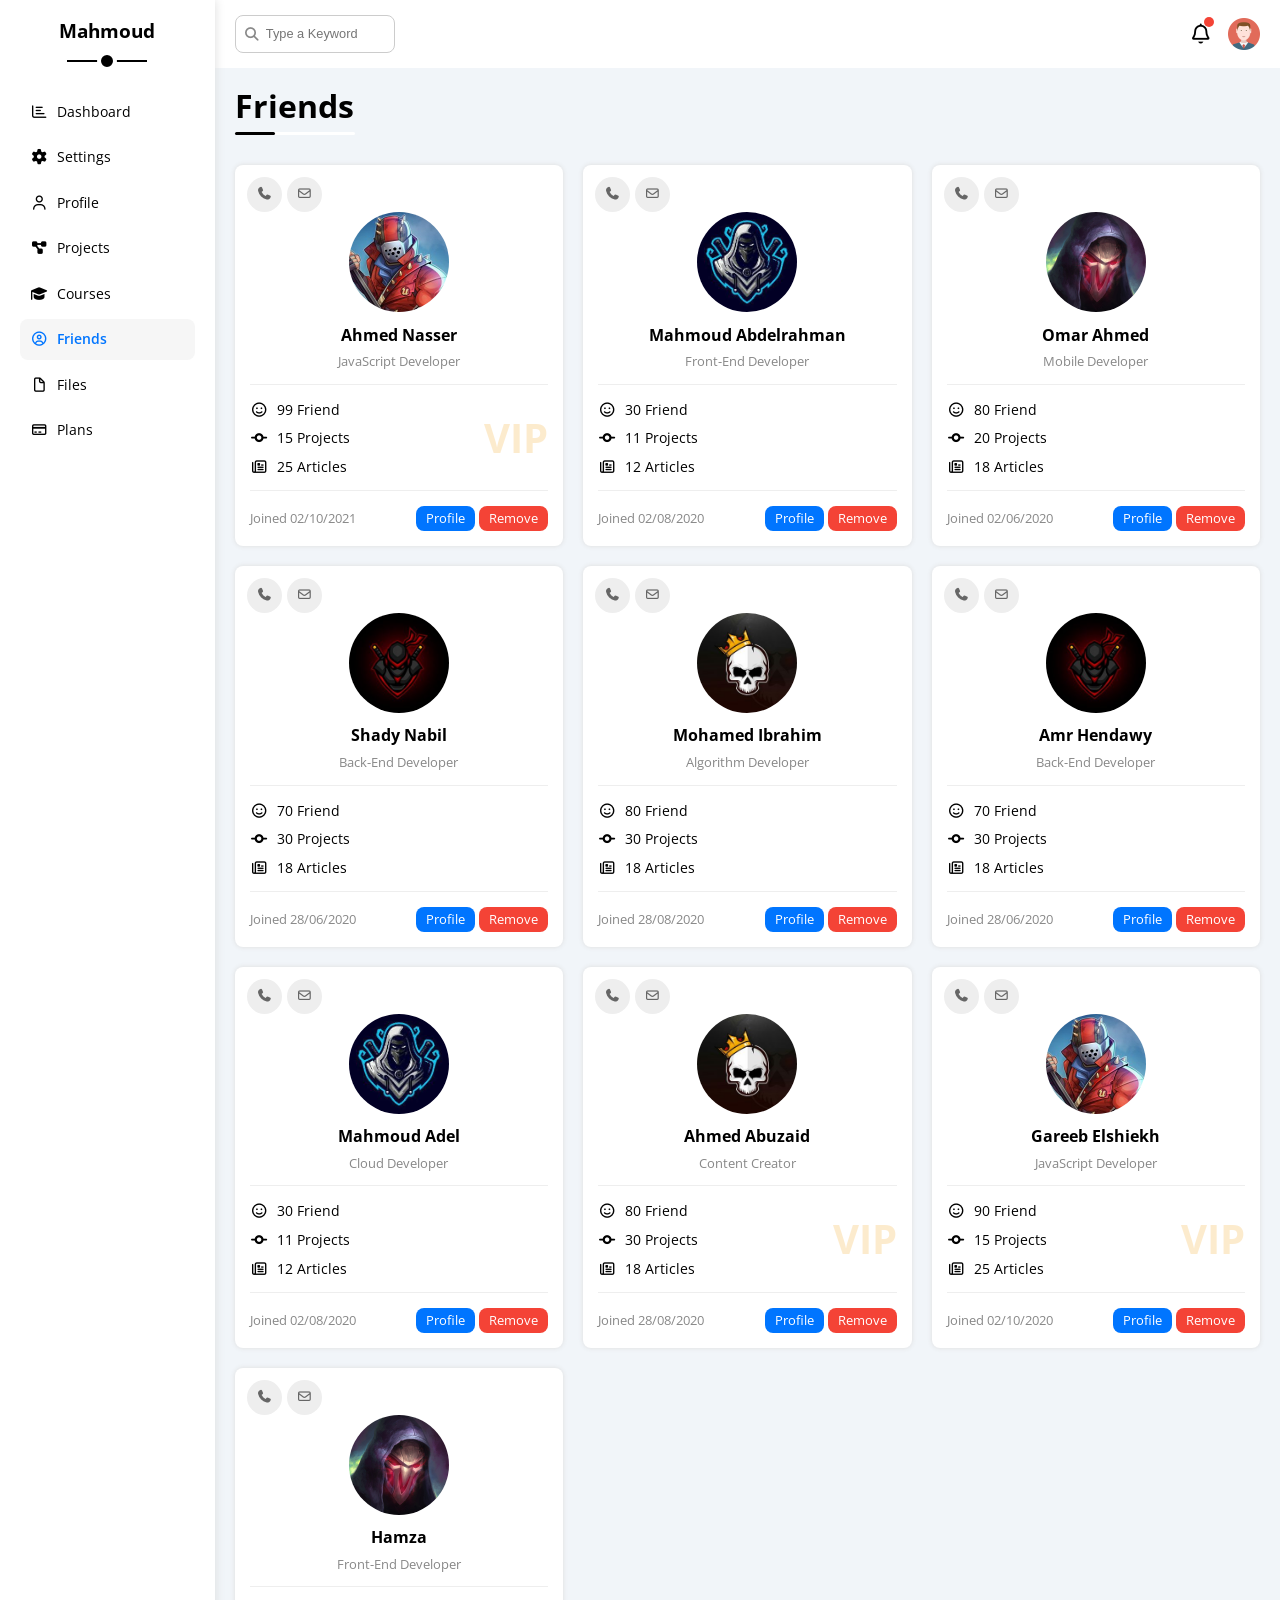
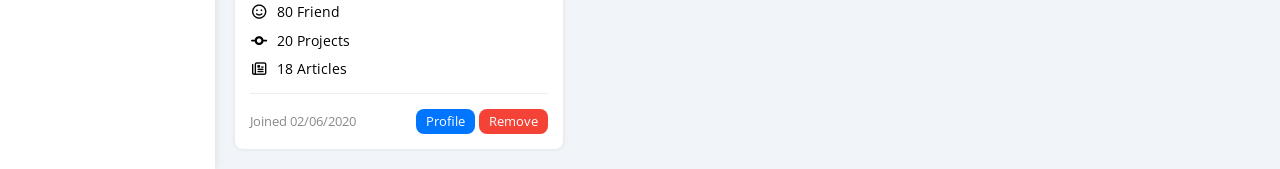
<file: friends.html>
<!doctype html>
<html lang="en">
  <head>
    <meta charset="UTF-8" />
    <meta name="viewport" content="width=device-width, initial-scale=1.0" />
    <title>Friends</title>
    <!-- Google Fonts -->
    <link rel="preconnect" href="https://fonts.googleapis.com" />
    <link rel="preconnect" href="https://fonts.gstatic.com" crossorigin />
    <link
      href="https://fonts.googleapis.com/css2?family=Open+Sans:ital,wght@0,300..800;1,300..800&display=swap"
      rel="stylesheet" />
    <!-- Font Awesome Library -->
    <link rel="stylesheet" href="css/all.min.css" />
    <link rel="stylesheet" href="css/normalize.css" />
    <link rel="stylesheet" href="css/style.css" />
  </head>
  <body>
    <!-- Start The Page -->
    <div class="page">
      <!-- Start Main Menu -->
      <nav class="main-menu">
        <h3 class="name">Mahmoud</h3>
        <ul>
          <li>
            <a href="index.html">
              <i class="fa-regular fa-chart-bar fa-fw"></i>
              <span class="mobile-hide">Dashboard</span>
            </a>
          </li>
          <li>
            <a href="settings.html">
              <i class="fa-solid fa-gear fa-fw"></i>
              <span class="mobile-hide">Settings</span>
            </a>
          </li>
          <li>
            <a href="profile.html">
              <i class="fa-regular fa-user fa-fw"></i>
              <span class="mobile-hide">Profile</span>
            </a>
          </li>
          <li>
            <a href="projects.html">
              <i class="fa-solid fa-diagram-project fa-fw"></i>
              <span class="mobile-hide">Projects</span>
            </a>
          </li>
          <li>
            <a href="courses.html">
              <i class="fa-solid fa-graduation-cap fa-fw"></i>
              <span class="mobile-hide">Courses</span>
            </a>
          </li>
          <li class="active">
            <a href="friends.html">
              <i class="fa-regular fa-circle-user fa-fw"></i>
              <span class="mobile-hide">Friends</span>
            </a>
          </li>
          <li>
            <a href="files.html">
              <i class="fa-regular fa-file fa-fw"></i>
              <span class="mobile-hide">Files</span>
            </a>
          </li>
          <li>
            <a href="plans.html">
              <i class="fa-regular fa-credit-card fa-fw"></i>
              <span class="mobile-hide">Plans</span>
            </a>
          </li>
        </ul>
      </nav>
      <!-- End Main Menu -->

      <!-- Start Main Content -->
      <main class="main-content">
        <!-- Start Header -->
        <header>
          <div class="flex">
            <div class="search">
              <input
                type="search"
                name="search"
                id="search"
                placeholder="Type a Keyword" />
            </div>
            <div class="avatar flex">
              <span class="notification">
                <i class="fa-regular fa-bell fa-lg"></i>
              </span>
              <img src="images/avatar.png" alt="Avatar" />
            </div>
          </div>
        </header>
        <!-- End Header -->

        <h1 class="main-title">Friends</h1>

        <!-- Start Holder -->
        <div class="holder">
          <div class="friends">
            <div class="box friend">
              <div class="contact">
                <i class="fa-solid fa-phone flex-center"></i>
                <i class="fa-regular fa-envelope flex-center"></i>
              </div>
              <div class="header">
                <img src="images/friend-01.jpg" alt="Friend One" />
                <h4>Ahmed Nasser</h4>
                <p>JavaScript Developer</p>
              </div>
              <div class="body">
                <div>
                  <i class="fa-regular fa-face-smile fa-fw"></i>
                  <span>99 Friend</span>
                </div>
                <div>
                  <i class="fa-solid fa-code-commit fa-fw"></i>
                  <span>15 Projects</span>
                </div>
                <div>
                  <i class="fa-regular fa-newspaper fa-fw"></i>
                  <span>25 Articles</span>
                </div>
                <span class="vip">VIP</span>
              </div>
              <div class="footer flex">
                <span>Joined 02/10/2021</span>
                <div>
                  <a href="profile.html" class="btn bg-blue">Profile</a>
                  <a href="#" class="btn bg-red">Remove</a>
                </div>
              </div>
            </div>
            <div class="box friend">
              <div class="contact">
                <i class="fa-solid fa-phone flex-center"></i>
                <i class="fa-regular fa-envelope flex-center"></i>
              </div>
              <div class="header">
                <img src="images/friend-02.jpg" alt="Friend Two" />
                <h4>Mahmoud Abdelrahman</h4>
                <p>Front-End Developer</p>
              </div>
              <div class="body">
                <div>
                  <i class="fa-regular fa-face-smile fa-fw"></i>
                  <span>30 Friend</span>
                </div>
                <div>
                  <i class="fa-solid fa-code-commit fa-fw"></i>
                  <span>11 Projects</span>
                </div>
                <div>
                  <i class="fa-regular fa-newspaper fa-fw"></i>
                  <span>12 Articles</span>
                </div>
              </div>
              <div class="footer flex">
                <span>Joined 02/08/2020</span>
                <div>
                  <a href="profile.html" class="btn bg-blue">Profile</a>
                  <a href="#" class="btn bg-red">Remove</a>
                </div>
              </div>
            </div>
            <div class="box friend">
              <div class="contact">
                <i class="fa-solid fa-phone flex-center"></i>
                <i class="fa-regular fa-envelope flex-center"></i>
              </div>
              <div class="header">
                <img src="images/friend-03.jpg" alt="Friend Three" />
                <h4>Omar Ahmed</h4>
                <p>Mobile Developer</p>
              </div>
              <div class="body">
                <div>
                  <i class="fa-regular fa-face-smile fa-fw"></i>
                  <span>80 Friend</span>
                </div>
                <div>
                  <i class="fa-solid fa-code-commit fa-fw"></i>
                  <span>20 Projects</span>
                </div>
                <div>
                  <i class="fa-regular fa-newspaper fa-fw"></i>
                  <span>18 Articles</span>
                </div>
              </div>
              <div class="footer flex">
                <span>Joined 02/06/2020</span>
                <div>
                  <a href="profile.html" class="btn bg-blue">Profile</a>
                  <a href="#" class="btn bg-red">Remove</a>
                </div>
              </div>
            </div>
            <div class="box friend">
              <div class="contact">
                <i class="fa-solid fa-phone flex-center"></i>
                <i class="fa-regular fa-envelope flex-center"></i>
              </div>
              <div class="header">
                <img src="images/friend-04.jpg" alt="Friend Four" />
                <h4>Shady Nabil</h4>
                <p>Back-End Developer</p>
              </div>
              <div class="body">
                <div>
                  <i class="fa-regular fa-face-smile fa-fw"></i>
                  <span>70 Friend</span>
                </div>
                <div>
                  <i class="fa-solid fa-code-commit fa-fw"></i>
                  <span>30 Projects</span>
                </div>
                <div>
                  <i class="fa-regular fa-newspaper fa-fw"></i>
                  <span>18 Articles</span>
                </div>
              </div>
              <div class="footer flex">
                <span>Joined 28/06/2020</span>
                <div>
                  <a href="profile.html" class="btn bg-blue">Profile</a>
                  <a href="#" class="btn bg-red">Remove</a>
                </div>
              </div>
            </div>
            <div class="box friend">
              <div class="contact">
                <i class="fa-solid fa-phone flex-center"></i>
                <i class="fa-regular fa-envelope flex-center"></i>
              </div>
              <div class="header">
                <img src="images/friend-05.jpg" alt="Friend Five" />
                <h4>Mohamed Ibrahim</h4>
                <p>Algorithm Developer</p>
              </div>
              <div class="body">
                <div>
                  <i class="fa-regular fa-face-smile fa-fw"></i>
                  <span>80 Friend</span>
                </div>
                <div>
                  <i class="fa-solid fa-code-commit fa-fw"></i>
                  <span>30 Projects</span>
                </div>
                <div>
                  <i class="fa-regular fa-newspaper fa-fw"></i>
                  <span>18 Articles</span>
                </div>
              </div>
              <div class="footer flex">
                <span>Joined 28/08/2020</span>
                <div>
                  <a href="profile.html" class="btn bg-blue">Profile</a>
                  <a href="#" class="btn bg-red">Remove</a>
                </div>
              </div>
            </div>
            <div class="box friend">
              <div class="contact">
                <i class="fa-solid fa-phone flex-center"></i>
                <i class="fa-regular fa-envelope flex-center"></i>
              </div>
              <div class="header">
                <img src="images/friend-04.jpg" alt="Friend Four" />
                <h4>Amr Hendawy</h4>
                <p>Back-End Developer</p>
              </div>
              <div class="body">
                <div>
                  <i class="fa-regular fa-face-smile fa-fw"></i>
                  <span>70 Friend</span>
                </div>
                <div>
                  <i class="fa-solid fa-code-commit fa-fw"></i>
                  <span>30 Projects</span>
                </div>
                <div>
                  <i class="fa-regular fa-newspaper fa-fw"></i>
                  <span>18 Articles</span>
                </div>
              </div>
              <div class="footer flex">
                <span>Joined 28/06/2020</span>
                <div>
                  <a href="profile.html" class="btn bg-blue">Profile</a>
                  <a href="#" class="btn bg-red">Remove</a>
                </div>
              </div>
            </div>
            <div class="box friend">
              <div class="contact">
                <i class="fa-solid fa-phone flex-center"></i>
                <i class="fa-regular fa-envelope flex-center"></i>
              </div>
              <div class="header">
                <img src="images/friend-02.jpg" alt="Friend Two" />
                <h4>Mahmoud Adel</h4>
                <p>Cloud Developer</p>
              </div>
              <div class="body">
                <div>
                  <i class="fa-regular fa-face-smile fa-fw"></i>
                  <span>30 Friend</span>
                </div>
                <div>
                  <i class="fa-solid fa-code-commit fa-fw"></i>
                  <span>11 Projects</span>
                </div>
                <div>
                  <i class="fa-regular fa-newspaper fa-fw"></i>
                  <span>12 Articles</span>
                </div>
              </div>
              <div class="footer flex">
                <span>Joined 02/08/2020</span>
                <div>
                  <a href="profile.html" class="btn bg-blue">Profile</a>
                  <a href="#" class="btn bg-red">Remove</a>
                </div>
              </div>
            </div>
            <div class="box friend">
              <div class="contact">
                <i class="fa-solid fa-phone flex-center"></i>
                <i class="fa-regular fa-envelope flex-center"></i>
              </div>
              <div class="header">
                <img src="images/friend-05.jpg" alt="Friend Five" />
                <h4>Ahmed Abuzaid</h4>
                <p>Content Creator</p>
              </div>
              <div class="body">
                <div>
                  <i class="fa-regular fa-face-smile fa-fw"></i>
                  <span>80 Friend</span>
                </div>
                <div>
                  <i class="fa-solid fa-code-commit fa-fw"></i>
                  <span>30 Projects</span>
                </div>
                <div>
                  <i class="fa-regular fa-newspaper fa-fw"></i>
                  <span>18 Articles</span>
                </div>
                <span class="vip">VIP</span>
              </div>
              <div class="footer flex">
                <span>Joined 28/08/2020</span>
                <div>
                  <a href="profile.html" class="btn bg-blue">Profile</a>
                  <a href="#" class="btn bg-red">Remove</a>
                </div>
              </div>
            </div>
            <div class="box friend">
              <div class="contact">
                <i class="fa-solid fa-phone flex-center"></i>
                <i class="fa-regular fa-envelope flex-center"></i>
              </div>
              <div class="header">
                <img src="images/friend-01.jpg" alt="Friend One" />
                <h4>Gareeb Elshiekh</h4>
                <p>JavaScript Developer</p>
              </div>
              <div class="body">
                <div>
                  <i class="fa-regular fa-face-smile fa-fw"></i>
                  <span>90 Friend</span>
                </div>
                <div>
                  <i class="fa-solid fa-code-commit fa-fw"></i>
                  <span>15 Projects</span>
                </div>
                <div>
                  <i class="fa-regular fa-newspaper fa-fw"></i>
                  <span>25 Articles</span>
                </div>
                <span class="vip">VIP</span>
              </div>
              <div class="footer flex">
                <span>Joined 02/10/2020</span>
                <div>
                  <a href="profile.html" class="btn bg-blue">Profile</a>
                  <a href="#" class="btn bg-red">Remove</a>
                </div>
              </div>
            </div>
            <div class="box friend">
              <div class="contact">
                <i class="fa-solid fa-phone flex-center"></i>
                <i class="fa-regular fa-envelope flex-center"></i>
              </div>
              <div class="header">
                <img src="images/friend-03.jpg" alt="Friend Three" />
                <h4>Hamza</h4>
                <p>Front-End Developer</p>
              </div>
              <div class="body">
                <div>
                  <i class="fa-regular fa-face-smile fa-fw"></i>
                  <span>80 Friend</span>
                </div>
                <div>
                  <i class="fa-solid fa-code-commit fa-fw"></i>
                  <span>20 Projects</span>
                </div>
                <div>
                  <i class="fa-regular fa-newspaper fa-fw"></i>
                  <span>18 Articles</span>
                </div>
              </div>
              <div class="footer flex">
                <span>Joined 02/06/2020</span>
                <div>
                  <a href="profile.html" class="btn bg-blue">Profile</a>
                  <a href="#" class="btn bg-red">Remove</a>
                </div>
              </div>
            </div>
          </div>
        </div>
        <!-- End Holder -->
      </main>
      <!-- End Main Content -->
    </div>
    <!-- End The Page -->
  </body>
</html>
</file>
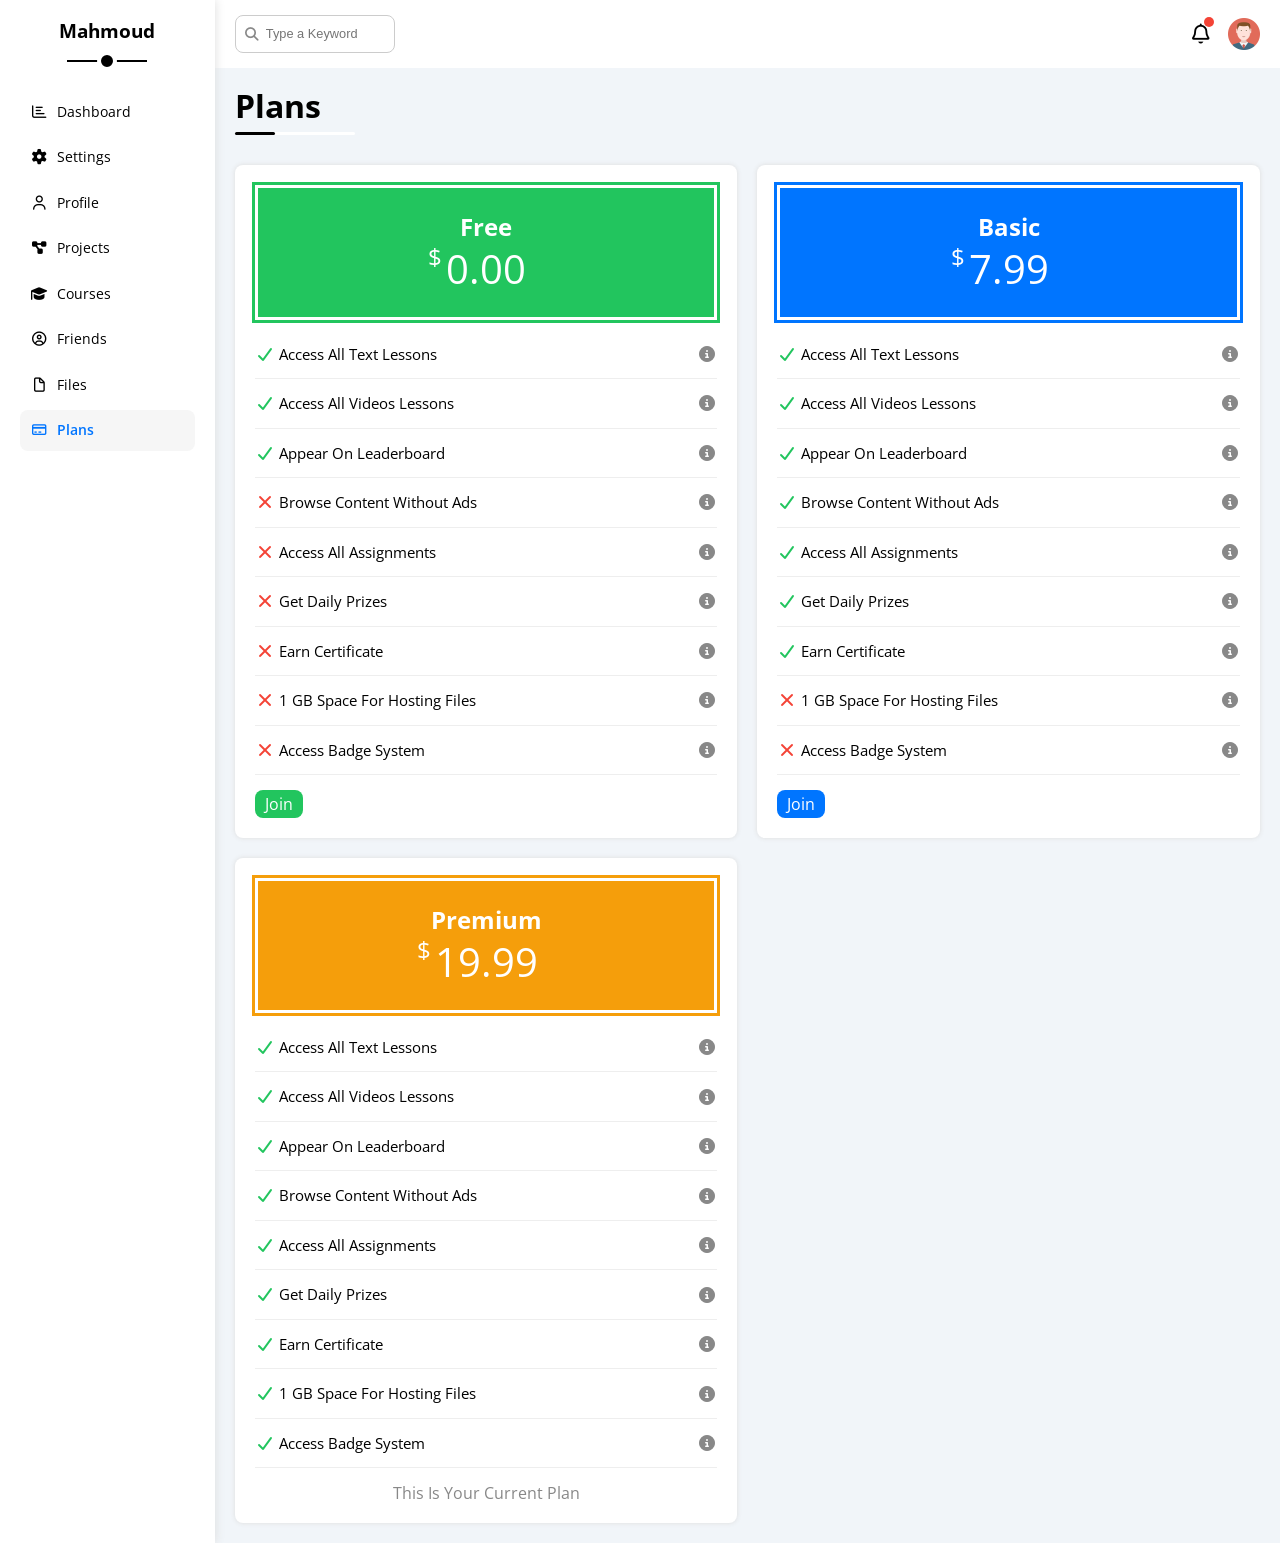
<file: plans.html>
<!doctype html>
<html lang="en">
  <head>
    <meta charset="UTF-8" />
    <meta name="viewport" content="width=device-width, initial-scale=1.0" />
    <title>Plans</title>
    <!-- Google Fonts -->
    <link rel="preconnect" href="https://fonts.googleapis.com" />
    <link rel="preconnect" href="https://fonts.gstatic.com" crossorigin />
    <link
      href="https://fonts.googleapis.com/css2?family=Open+Sans:ital,wght@0,300..800;1,300..800&display=swap"
      rel="stylesheet" />
    <!-- Font Awesome Library -->
    <link rel="stylesheet" href="css/all.min.css" />
    <link rel="stylesheet" href="css/normalize.css" />
    <link rel="stylesheet" href="css/style.css" />
  </head>
  <body>
    <!-- Start The Page -->
    <div class="page">
      <!-- Start Main Menu -->
      <nav class="main-menu">
        <h3 class="name">Mahmoud</h3>
        <ul>
          <li>
            <a href="index.html">
              <i class="fa-regular fa-chart-bar fa-fw"></i>
              <span class="mobile-hide">Dashboard</span>
            </a>
          </li>
          <li>
            <a href="settings.html">
              <i class="fa-solid fa-gear fa-fw"></i>
              <span class="mobile-hide">Settings</span>
            </a>
          </li>
          <li>
            <a href="profile.html">
              <i class="fa-regular fa-user fa-fw"></i>
              <span class="mobile-hide">Profile</span>
            </a>
          </li>
          <li>
            <a href="projects.html">
              <i class="fa-solid fa-diagram-project fa-fw"></i>
              <span class="mobile-hide">Projects</span>
            </a>
          </li>
          <li>
            <a href="courses.html">
              <i class="fa-solid fa-graduation-cap fa-fw"></i>
              <span class="mobile-hide">Courses</span>
            </a>
          </li>
          <li>
            <a href="friends.html">
              <i class="fa-regular fa-circle-user fa-fw"></i>
              <span class="mobile-hide">Friends</span>
            </a>
          </li>
          <li>
            <a href="files.html">
              <i class="fa-regular fa-file fa-fw"></i>
              <span class="mobile-hide">Files</span>
            </a>
          </li>
          <li class="active">
            <a href="plans.html">
              <i class="fa-regular fa-credit-card fa-fw"></i>
              <span class="mobile-hide">Plans</span>
            </a>
          </li>
        </ul>
      </nav>
      <!-- End Main Menu -->

      <!-- Start Main Content -->
      <main class="main-content">
        <!-- Start Header -->
        <header>
          <div class="flex">
            <div class="search">
              <input
                type="search"
                name="search"
                id="search"
                placeholder="Type a Keyword" />
            </div>
            <div class="avatar flex">
              <span class="notification">
                <i class="fa-regular fa-bell fa-lg"></i>
              </span>
              <img src="images/avatar.png" alt="Avatar" />
            </div>
          </div>
        </header>
        <!-- End Header -->

        <h1 class="main-title">Plans</h1>

        <!-- Start Holder -->
        <div class="holder">
          <div class="plans mobile-column">
            <div class="box plan">
              <div class="header bg-green">
                <h2>Free</h2>
                <p><span>$</span>0.00</p>
              </div>
              <ul class="body">
                <li class="flex">
                  <div>
                    <i class="fa-solid fa-check fa-fw yes green"></i>
                    <span>Access All Text Lessons</span>
                  </div>
                  <i class="fa-solid fa-circle-info help"></i>
                </li>
                <li class="flex">
                  <div>
                    <i class="fa-solid fa-check fa-fw yes green"></i>
                    <span>Access All Videos Lessons</span>
                  </div>
                  <i class="fa-solid fa-circle-info help"></i>
                </li>
                <li class="flex">
                  <div>
                    <i class="fa-solid fa-check fa-fw yes green"></i>
                    <span>Appear On Leaderboard</span>
                  </div>
                  <i class="fa-solid fa-circle-info help"></i>
                </li>
                <li class="flex">
                  <div>
                    <i class="fa-solid fa-xmark fa-fw no red"></i>
                    <span>Browse Content Without Ads</span>
                  </div>
                  <i class="fa-solid fa-circle-info help"></i>
                </li>
                <li class="flex">
                  <div>
                    <i class="fa-solid fa-xmark fa-fw no red"></i>
                    <span>Access All Assignments</span>
                  </div>
                  <i class="fa-solid fa-circle-info help"></i>
                </li>
                <li class="flex">
                  <div>
                    <i class="fa-solid fa-xmark fa-fw no red"></i>
                    <span>Get Daily Prizes</span>
                  </div>
                  <i class="fa-solid fa-circle-info help"></i>
                </li>
                <li class="flex">
                  <div>
                    <i class="fa-solid fa-xmark fa-fw no red"></i>
                    <span>Earn Certificate</span>
                  </div>
                  <i class="fa-solid fa-circle-info help"></i>
                </li>
                <li class="flex">
                  <div>
                    <i class="fa-solid fa-xmark fa-fw no red"></i>
                    <span>1 GB Space For Hosting Files</span>
                  </div>
                  <i class="fa-solid fa-circle-info help"></i>
                </li>
                <li class="flex">
                  <div>
                    <i class="fa-solid fa-xmark fa-fw no red"></i>
                    <span> Access Badge System</span>
                  </div>
                  <i class="fa-solid fa-circle-info help"></i>
                </li>
              </ul>
              <a href="#" class="btn join bg-green">Join</a>
            </div>
            <div class="box plan">
              <div class="header bg-blue">
                <h2>Basic</h2>
                <p><span>$</span>7.99</p>
              </div>
              <ul class="body">
                <li class="flex">
                  <div>
                    <i class="fa-solid fa-check fa-fw yes green"></i>
                    <span>Access All Text Lessons</span>
                  </div>
                  <i class="fa-solid fa-circle-info help"></i>
                </li>
                <li class="flex">
                  <div>
                    <i class="fa-solid fa-check fa-fw yes green"></i>
                    <span>Access All Videos Lessons</span>
                  </div>
                  <i class="fa-solid fa-circle-info help"></i>
                </li>
                <li class="flex">
                  <div>
                    <i class="fa-solid fa-check fa-fw yes green"></i>
                    <span>Appear On Leaderboard</span>
                  </div>
                  <i class="fa-solid fa-circle-info help"></i>
                </li>
                <li class="flex">
                  <div>
                    <i class="fa-solid fa-check fa-fw yes green"></i>
                    <span>Browse Content Without Ads</span>
                  </div>
                  <i class="fa-solid fa-circle-info help"></i>
                </li>
                <li class="flex">
                  <div>
                    <i class="fa-solid fa-check fa-fw yes green"></i>
                    <span>Access All Assignments</span>
                  </div>
                  <i class="fa-solid fa-circle-info help"></i>
                </li>
                <li class="flex">
                  <div>
                    <i class="fa-solid fa-check fa-fw yes green"></i>
                    <span>Get Daily Prizes</span>
                  </div>
                  <i class="fa-solid fa-circle-info help"></i>
                </li>
                <li class="flex">
                  <div>
                    <i class="fa-solid fa-check fa-fw yes green"></i>
                    <span>Earn Certificate</span>
                  </div>
                  <i class="fa-solid fa-circle-info help"></i>
                </li>
                <li class="flex">
                  <div>
                    <i class="fa-solid fa-xmark fa-fw no red"></i>
                    <span>1 GB Space For Hosting Files</span>
                  </div>
                  <i class="fa-solid fa-circle-info help"></i>
                </li>
                <li class="flex">
                  <div>
                    <i class="fa-solid fa-xmark fa-fw no red"></i>
                    <span> Access Badge System</span>
                  </div>
                  <i class="fa-solid fa-circle-info help"></i>
                </li>
              </ul>
              <a href="#" class="btn join bg-blue">Join</a>
            </div>
            <div class="box plan">
              <div class="header bg-orange">
                <h2>Premium</h2>
                <p><span>$</span>19.99</p>
              </div>
              <ul class="body">
                <li class="flex">
                  <div>
                    <i class="fa-solid fa-check fa-fw yes green"></i>
                    <span>Access All Text Lessons</span>
                  </div>
                  <i class="fa-solid fa-circle-info help"></i>
                </li>
                <li class="flex">
                  <div>
                    <i class="fa-solid fa-check fa-fw yes green"></i>
                    <span>Access All Videos Lessons</span>
                  </div>
                  <i class="fa-solid fa-circle-info help"></i>
                </li>
                <li class="flex">
                  <div>
                    <i class="fa-solid fa-check fa-fw yes green"></i>
                    <span>Appear On Leaderboard</span>
                  </div>
                  <i class="fa-solid fa-circle-info help"></i>
                </li>
                <li class="flex">
                  <div>
                    <i class="fa-solid fa-check fa-fw yes green"></i>
                    <span>Browse Content Without Ads</span>
                  </div>
                  <i class="fa-solid fa-circle-info help"></i>
                </li>
                <li class="flex">
                  <div>
                    <i class="fa-solid fa-check fa-fw yes green"></i>
                    <span>Access All Assignments</span>
                  </div>
                  <i class="fa-solid fa-circle-info help"></i>
                </li>
                <li class="flex">
                  <div>
                    <i class="fa-solid fa-check fa-fw yes green"></i>
                    <span>Get Daily Prizes</span>
                  </div>
                  <i class="fa-solid fa-circle-info help"></i>
                </li>
                <li class="flex">
                  <div>
                    <i class="fa-solid fa-check fa-fw yes green"></i>
                    <span>Earn Certificate</span>
                  </div>
                  <i class="fa-solid fa-circle-info help"></i>
                </li>
                <li class="flex">
                  <div>
                    <i class="fa-solid fa-check fa-fw yes green"></i>
                    <span>1 GB Space For Hosting Files</span>
                  </div>
                  <i class="fa-solid fa-circle-info help"></i>
                </li>
                <li class="flex">
                  <div>
                    <i class="fa-solid fa-check fa-fw yes green"></i>
                    <span> Access Badge System</span>
                  </div>
                  <i class="fa-solid fa-circle-info help"></i>
                </li>
              </ul>
              <p class="current">This Is Your Current Plan</p>
            </div>
          </div>
        </div>
        <!-- End Holder -->
      </main>
      <!-- End Main Content -->
    </div>
    <!-- End The Page -->
  </body>
</html>
</file>
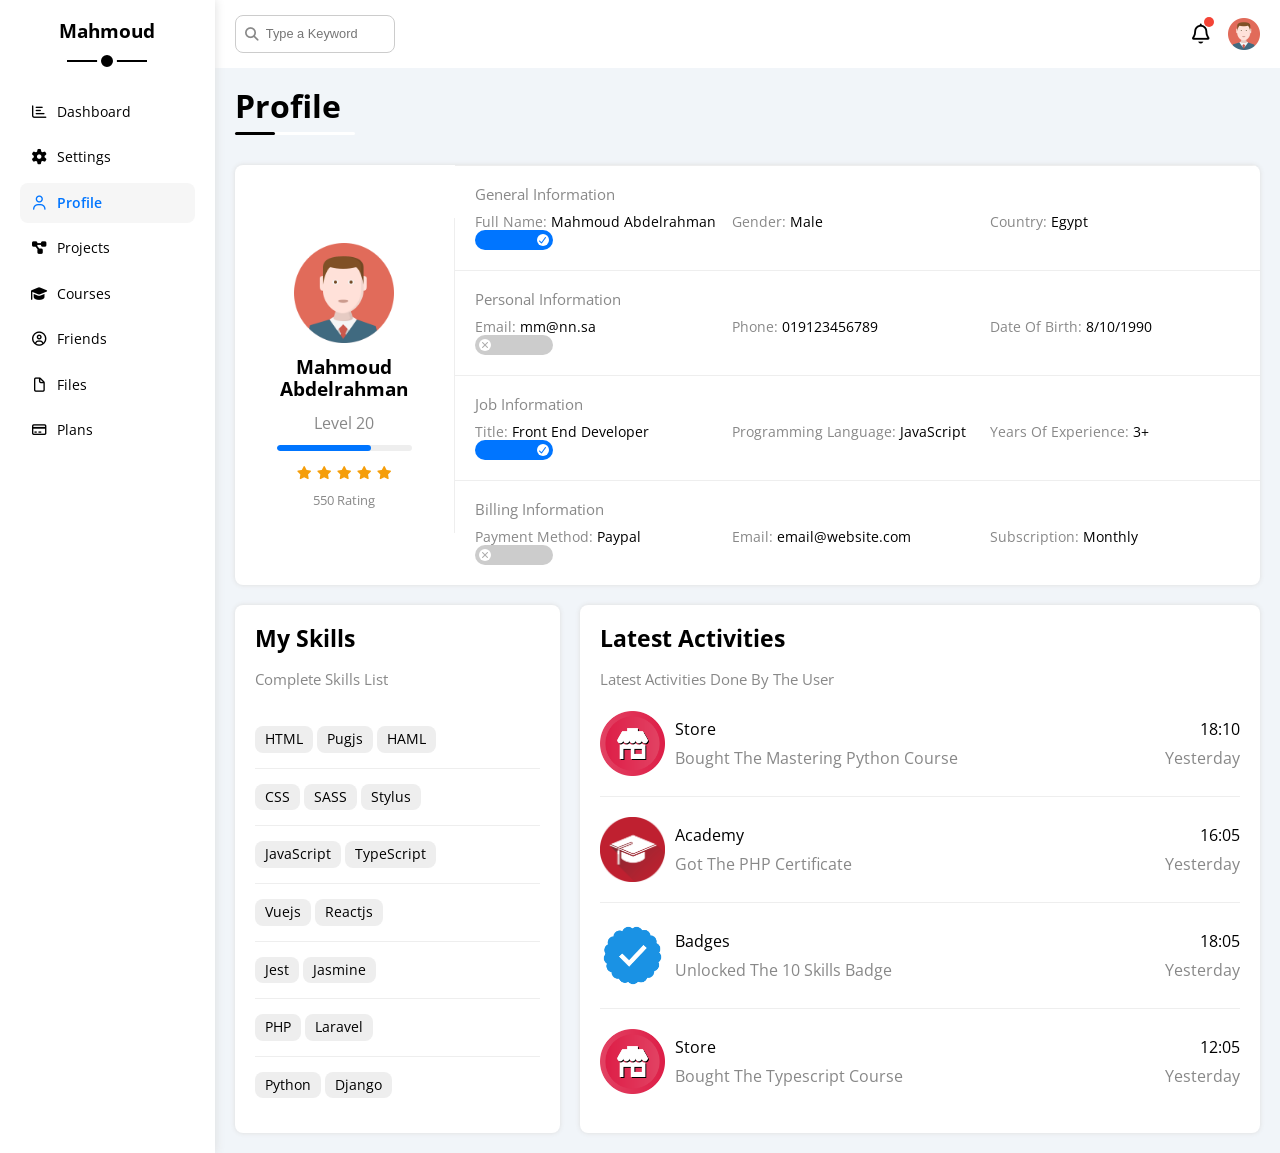
<file: profile.html>
<!doctype html>
<html lang="en">
  <head>
    <meta charset="UTF-8" />
    <meta name="viewport" content="width=device-width, initial-scale=1.0" />
    <title>Profile</title>
    <!-- Google Fonts -->
    <link rel="preconnect" href="https://fonts.googleapis.com" />
    <link rel="preconnect" href="https://fonts.gstatic.com" crossorigin />
    <link
      href="https://fonts.googleapis.com/css2?family=Open+Sans:ital,wght@0,300..800;1,300..800&display=swap"
      rel="stylesheet" />
    <!-- Font Awesome Library -->
    <link rel="stylesheet" href="css/all.min.css" />
    <link rel="stylesheet" href="css/normalize.css" />
    <link rel="stylesheet" href="css/style.css" />
  </head>
  <body>
    <!-- Start The Page -->
    <div class="page">
      <!-- Start Main Menu -->
      <nav class="main-menu">
        <h3 class="name">Mahmoud</h3>
        <ul>
          <li>
            <a href="index.html">
              <i class="fa-regular fa-chart-bar fa-fw"></i>
              <span class="mobile-hide">Dashboard</span>
            </a>
          </li>
          <li>
            <a href="settings.html">
              <i class="fa-solid fa-gear fa-fw"></i>
              <span class="mobile-hide">Settings</span>
            </a>
          </li>
          <li class="active">
            <a href="profile.html">
              <i class="fa-regular fa-user fa-fw"></i>
              <span class="mobile-hide">Profile</span>
            </a>
          </li>
          <li>
            <a href="projects.html">
              <i class="fa-solid fa-diagram-project fa-fw"></i>
              <span class="mobile-hide">Projects</span>
            </a>
          </li>
          <li>
            <a href="courses.html">
              <i class="fa-solid fa-graduation-cap fa-fw"></i>
              <span class="mobile-hide">Courses</span>
            </a>
          </li>
          <li>
            <a href="friends.html">
              <i class="fa-regular fa-circle-user fa-fw"></i>
              <span class="mobile-hide">Friends</span>
            </a>
          </li>
          <li>
            <a href="files.html">
              <i class="fa-regular fa-file fa-fw"></i>
              <span class="mobile-hide">Files</span>
            </a>
          </li>
          <li>
            <a href="plans.html">
              <i class="fa-regular fa-credit-card fa-fw"></i>
              <span class="mobile-hide">Plans</span>
            </a>
          </li>
        </ul>
      </nav>
      <!-- End Main Menu -->

      <!-- Start Main Content -->
      <main class="main-content">
        <!-- Start Header -->
        <header>
          <div class="flex">
            <div class="search">
              <input
                type="search"
                name="search"
                id="search"
                placeholder="Type a Keyword" />
            </div>
            <div class="avatar flex">
              <span class="notification">
                <i class="fa-regular fa-bell fa-lg"></i>
              </span>
              <img src="images/avatar.png" alt="Avatar" />
            </div>
          </div>
        </header>
        <!-- End Header -->

        <h1 class="main-title">Profile</h1>

        <!-- Start Holder -->
        <div class="holder">
          <div class="profile-container">
            <!-- Start User Profile Box -->
            <div
              class="box user-profile flex-center mobile-column mobile-center">
              <div class="user-avatar">
                <img src="images/avatar.png" alt="User Avatar" />
                <h3>Mahmoud Abdelrahman</h3>
                <span class="level">Level 20</span>
                <div class="progress">
                  <span style="width: 70%"></span>
                </div>
                <div class="rating">
                  <i class="fa-solid fa-star"></i>
                  <i class="fa-solid fa-star"></i>
                  <i class="fa-solid fa-star"></i>
                  <i class="fa-solid fa-star"></i>
                  <i class="fa-solid fa-star"></i>
                </div>
                <p>550 Rating</p>
              </div>
              <div class="user-info">
                <div class="info">
                  <p class="title">General Information</p>
                  <div class="data">
                    <div>
                      <span>Full Name:</span>
                      <span>Mahmoud Abdelrahman</span>
                    </div>
                    <div>
                      <span>Gender:</span>
                      <span>Male</span>
                    </div>
                    <div>
                      <span>Country:</span>
                      <span>Egypt</span>
                    </div>
                    <div>
                      <label>
                        <input
                          class="toggle-checkbox"
                          type="checkbox"
                          checked />
                        <div class="toggle-switch-sm"></div>
                      </label>
                    </div>
                  </div>
                </div>
                <div class="info">
                  <p class="title">Personal Information</p>
                  <div class="data">
                    <div>
                      <span>Email:</span>
                      <span>mm@nn.sa</span>
                    </div>
                    <div>
                      <span>Phone:</span>
                      <span>019123456789</span>
                    </div>
                    <div>
                      <span>Date Of Birth:</span>
                      <span>8/10/1990</span>
                    </div>
                    <div>
                      <label>
                        <input class="toggle-checkbox" type="checkbox" />
                        <div class="toggle-switch-sm"></div>
                      </label>
                    </div>
                  </div>
                </div>
                <div class="info">
                  <p class="title">Job Information</p>
                  <div class="data">
                    <div>
                      <span>Title:</span>
                      <span>Front End Developer</span>
                    </div>
                    <div>
                      <span>Programming Language:</span>
                      <span>JavaScript</span>
                    </div>
                    <div>
                      <span>Years Of Experience:</span>
                      <span>3+</span>
                    </div>
                    <div>
                      <label>
                        <input
                          class="toggle-checkbox"
                          type="checkbox"
                          checked />
                        <div class="toggle-switch-sm"></div>
                      </label>
                    </div>
                  </div>
                </div>
                <div class="info">
                  <p class="title">Billing Information</p>
                  <div class="data">
                    <div>
                      <span>Payment Method:</span>
                      <span>Paypal</span>
                    </div>
                    <div>
                      <span>Email:</span>
                      <span>email@website.com</span>
                    </div>
                    <div>
                      <span>Subscription:</span>
                      <span>Monthly</span>
                    </div>
                    <div>
                      <label>
                        <input class="toggle-checkbox" type="checkbox" />
                        <div class="toggle-switch-sm"></div>
                      </label>
                    </div>
                  </div>
                </div>
              </div>
            </div>
            <!-- Start Skills & Activities Boxes -->
            <div class="wrapper mobile-column">
              <!-- Start Skills Box -->
              <div class="box skills mobile-center">
                <h2 class="box-title">My Skills</h2>
                <p class="box-title-info">Complete Skills List</p>
                <div class="skills-row">
                  <span class="btn">HTML</span>
                  <span class="btn">Pugjs</span>
                  <span class="btn">HAML</span>
                </div>
                <div class="skills-row">
                  <span class="btn">CSS</span>
                  <span class="btn">SASS</span>
                  <span class="btn">Stylus</span>
                </div>
                <div class="skills-row">
                  <span class="btn">JavaScript</span>
                  <span class="btn">TypeScript</span>
                </div>
                <div class="skills-row">
                  <span class="btn">Vuejs</span>
                  <span class="btn">Reactjs</span>
                </div>
                <div class="skills-row">
                  <span class="btn">Jest</span>
                  <span class="btn">Jasmine</span>
                </div>
                <div class="skills-row">
                  <span class="btn">PHP</span>
                  <span class="btn">Laravel</span>
                </div>
                <div class="skills-row">
                  <span class="btn">Python</span>
                  <span class="btn">Django</span>
                </div>
              </div>
              <!-- Start Latest Activities Box -->
              <div class="box activities mobile-center">
                <h2 class="box-title">Latest Activities</h2>
                <p class="box-title-info">Latest Activities Done By The User</p>
                <div class="activity-row flex mobile-column">
                  <div class="activity mobile-column">
                    <img src="images/activity-01.png" alt="Activity One" />
                    <div>
                      <span>Store</span>
                      <span>Bought The Mastering Python Course</span>
                    </div>
                  </div>
                  <div class="time">
                    <span>18:10</span>
                    <span>Yesterday</span>
                  </div>
                </div>
                <div class="activity-row flex mobile-column">
                  <div class="activity mobile-column">
                    <img src="images/activity-02.png" alt="Activity Two" />
                    <div>
                      <span>Academy</span>
                      <span>Got The PHP Certificate</span>
                    </div>
                  </div>
                  <div class="time">
                    <span>16:05</span>
                    <span>Yesterday</span>
                  </div>
                </div>
                <div class="activity-row flex mobile-column">
                  <div class="activity mobile-column">
                    <img src="images/activity-03.png" alt="Activity Three" />
                    <div>
                      <span>Badges</span>
                      <span>Unlocked The 10 Skills Badge</span>
                    </div>
                  </div>
                  <div class="time">
                    <span>18:05</span>
                    <span>Yesterday</span>
                  </div>
                </div>
                <div class="activity-row flex mobile-column">
                  <div class="activity mobile-column">
                    <img src="images/activity-01.png" alt="Activity Four" />
                    <div>
                      <span>Store</span>
                      <span>Bought The Typescript Course</span>
                    </div>
                  </div>
                  <div class="time">
                    <span>12:05</span>
                    <span>Yesterday</span>
                  </div>
                </div>
              </div>
            </div>
          </div>
        </div>
        <!-- End Holder -->
      </main>
      <!-- End Main Content -->
    </div>
    <!-- End The Page -->
  </body>
</html>
</file>
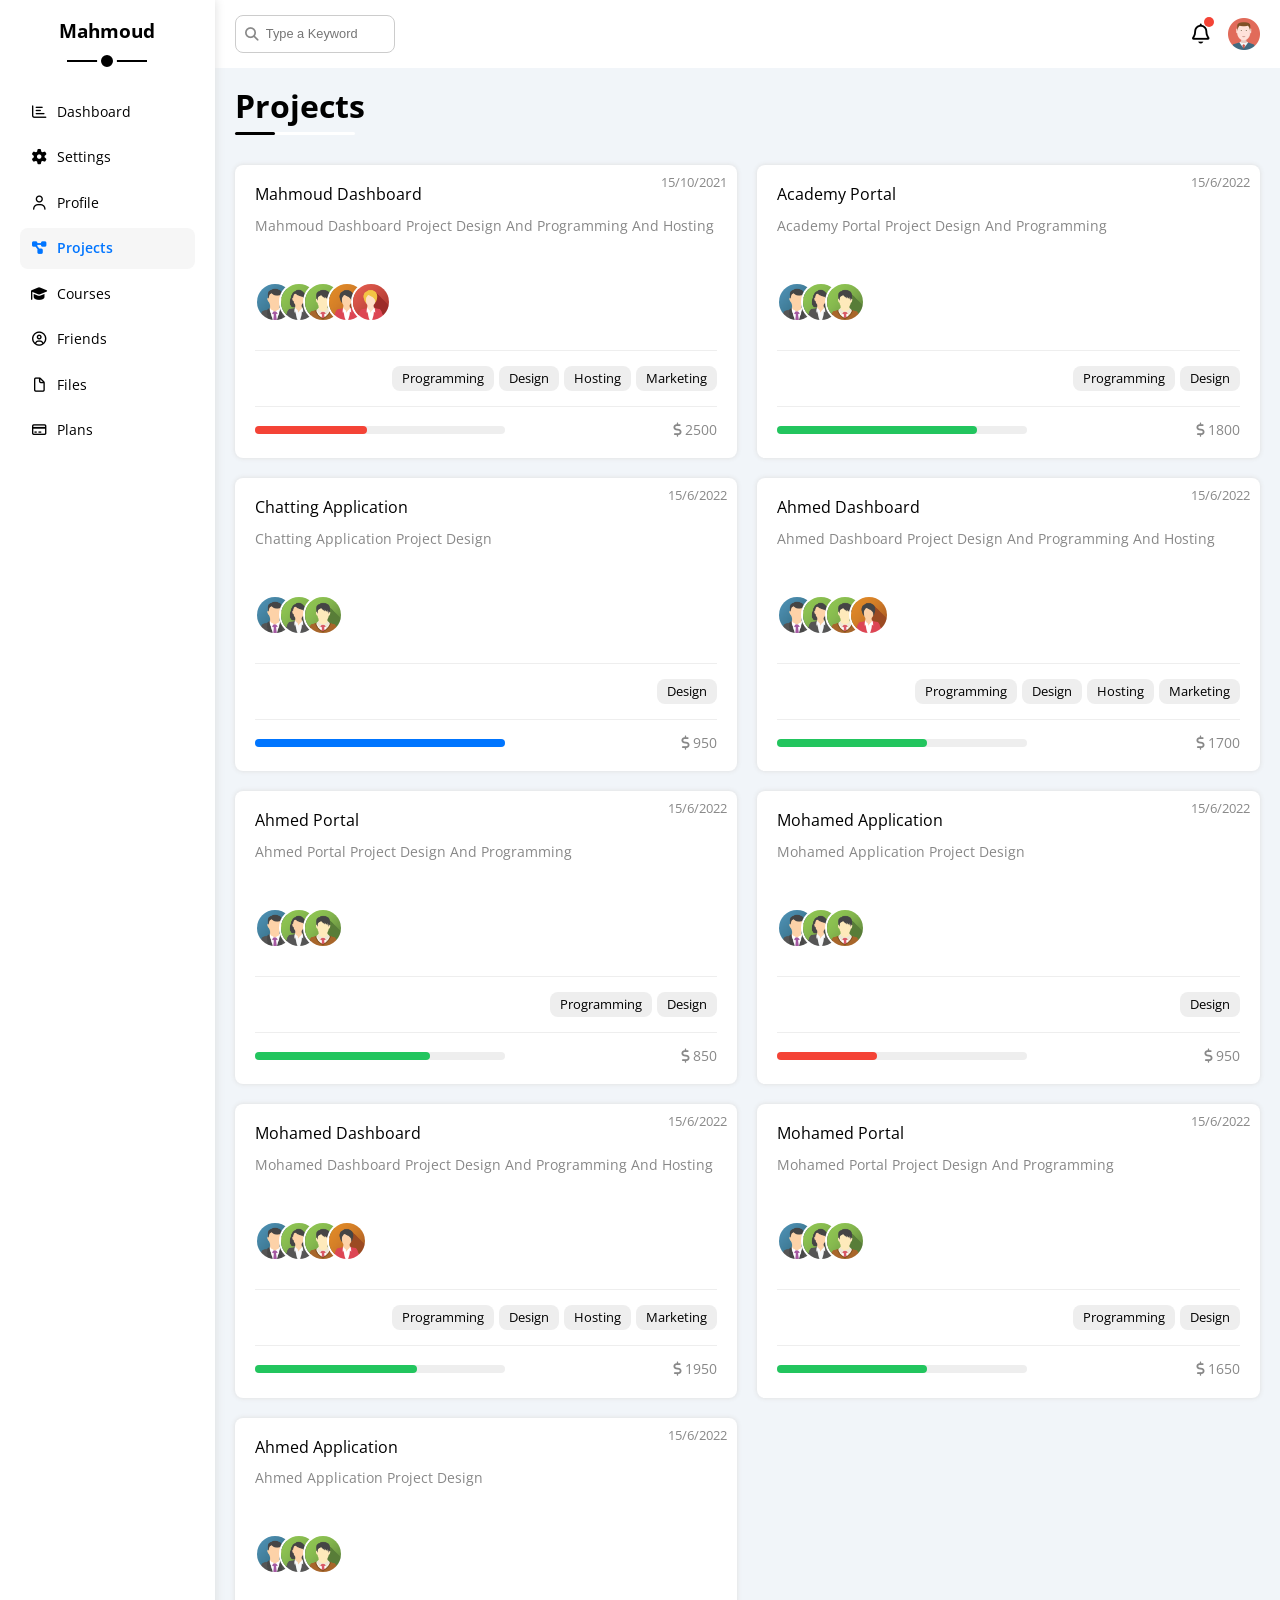
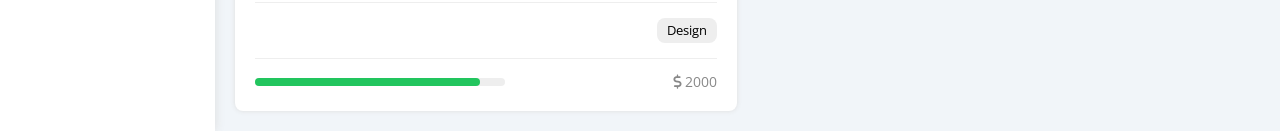
<file: projects.html>
<!doctype html>
<html lang="en">
  <head>
    <meta charset="UTF-8" />
    <meta name="viewport" content="width=device-width, initial-scale=1.0" />
    <title>Projects</title>
    <!-- Google Fonts -->
    <link rel="preconnect" href="https://fonts.googleapis.com" />
    <link rel="preconnect" href="https://fonts.gstatic.com" crossorigin />
    <link
      href="https://fonts.googleapis.com/css2?family=Open+Sans:ital,wght@0,300..800;1,300..800&display=swap"
      rel="stylesheet" />
    <!-- Font Awesome Library -->
    <link rel="stylesheet" href="css/all.min.css" />
    <link rel="stylesheet" href="css/normalize.css" />
    <link rel="stylesheet" href="css/style.css" />
  </head>
  <body>
    <!-- Start The Page -->
    <div class="page">
      <!-- Start Main Menu -->
      <nav class="main-menu">
        <h3 class="name">Mahmoud</h3>
        <ul>
          <li>
            <a href="index.html">
              <i class="fa-regular fa-chart-bar fa-fw"></i>
              <span class="mobile-hide">Dashboard</span>
            </a>
          </li>
          <li>
            <a href="settings.html">
              <i class="fa-solid fa-gear fa-fw"></i>
              <span class="mobile-hide">Settings</span>
            </a>
          </li>
          <li>
            <a href="profile.html">
              <i class="fa-regular fa-user fa-fw"></i>
              <span class="mobile-hide">Profile</span>
            </a>
          </li>
          <li class="active">
            <a href="projects.html">
              <i class="fa-solid fa-diagram-project fa-fw"></i>
              <span class="mobile-hide">Projects</span>
            </a>
          </li>
          <li>
            <a href="courses.html">
              <i class="fa-solid fa-graduation-cap fa-fw"></i>
              <span class="mobile-hide">Courses</span>
            </a>
          </li>
          <li>
            <a href="friends.html">
              <i class="fa-regular fa-circle-user fa-fw"></i>
              <span class="mobile-hide">Friends</span>
            </a>
          </li>
          <li>
            <a href="files.html">
              <i class="fa-regular fa-file fa-fw"></i>
              <span class="mobile-hide">Files</span>
            </a>
          </li>
          <li>
            <a href="plans.html">
              <i class="fa-regular fa-credit-card fa-fw"></i>
              <span class="mobile-hide">Plans</span>
            </a>
          </li>
        </ul>
      </nav>
      <!-- End Main Menu -->

      <!-- Start Main Content -->
      <main class="main-content">
        <!-- Start Header -->
        <header>
          <div class="flex">
            <div class="search">
              <input
                type="search"
                name="search"
                id="search"
                placeholder="Type a Keyword" />
            </div>
            <div class="avatar flex">
              <span class="notification">
                <i class="fa-regular fa-bell fa-lg"></i>
              </span>
              <img src="images/avatar.png" alt="Avatar" />
            </div>
          </div>
        </header>
        <!-- End Header -->

        <h1 class="main-title">Projects</h1>

        <!-- Start Holder -->
        <div class="holder">
          <div class="container">
            <div class="box project">
              <span class="date">15/10/2021</span>
              <h4>Mahmoud Dashboard</h4>
              <p class="box-title-info">
                Mahmoud Dashboard Project Design And Programming And Hosting
              </p>
              <div class="team">
                <a href="#"
                  ><img src="images/team-01.png" alt="Avatar One"
                /></a>
                <a href="#"
                  ><img src="images/team-02.png" alt="Avatar Two"
                /></a>
                <a href="#"
                  ><img src="images/team-03.png" alt="Avatar Three"
                /></a>
                <a href="#"
                  ><img src="images/team-04.png" alt="Avatar Four"
                /></a>
                <a href="#"
                  ><img src="images/team-05.png" alt="Avatar Five"
                /></a>
              </div>
              <div class="do mobile-column">
                <span class="btn">Programming</span>
                <span class="btn">Design</span>
                <span class="btn">Hosting</span>
                <span class="btn">Marketing</span>
              </div>
              <div class="info flex mobile-column">
                <div class="progress">
                  <span class="bg-red" style="width: 45%"></span>
                </div>
                <div class="cost">
                  <i class="fa-solid fa-dollar-sign"></i>
                  2500
                </div>
              </div>
            </div>
            <div class="box project">
              <span class="date">15/6/2022</span>
              <h4>Academy Portal</h4>
              <p class="box-title-info">
                Academy Portal Project Design And Programming
              </p>
              <div class="team">
                <a href="#"
                  ><img src="images/team-01.png" alt="Avatar One"
                /></a>
                <a href="#"
                  ><img src="images/team-02.png" alt="Avatar Two"
                /></a>
                <a href="#"
                  ><img src="images/team-03.png" alt="Avatar Three"
                /></a>
              </div>
              <div class="do mobile-column">
                <span class="btn">Programming</span>
                <span class="btn">Design</span>
              </div>
              <div class="info flex mobile-column">
                <div class="progress">
                  <span class="bg-green" style="width: 80%"></span>
                </div>
                <div class="cost">
                  <i class="fa-solid fa-dollar-sign"></i>
                  1800
                </div>
              </div>
            </div>
            <div class="box project">
              <span class="date">15/6/2022</span>
              <h4>Chatting Application</h4>
              <p class="box-title-info">Chatting Application Project Design</p>
              <div class="team">
                <a href="#"
                  ><img src="images/team-01.png" alt="Avatar One"
                /></a>
                <a href="#"
                  ><img src="images/team-02.png" alt="Avatar Two"
                /></a>
                <a href="#"
                  ><img src="images/team-03.png" alt="Avatar Three"
                /></a>
              </div>
              <div class="do mobile-column">
                <span class="btn">Design</span>
              </div>
              <div class="info flex mobile-column">
                <div class="progress">
                  <span class="bg-blue" style="width: 100%"></span>
                </div>
                <div class="cost">
                  <i class="fa-solid fa-dollar-sign"></i>
                  950
                </div>
              </div>
            </div>
            <div class="box project">
              <span class="date">15/6/2022</span>
              <h4>Ahmed Dashboard</h4>
              <p class="box-title-info">
                Ahmed Dashboard Project Design And Programming And Hosting
              </p>
              <div class="team">
                <a href="#"
                  ><img src="images/team-01.png" alt="Avatar One"
                /></a>
                <a href="#"
                  ><img src="images/team-02.png" alt="Avatar Two"
                /></a>
                <a href="#"
                  ><img src="images/team-03.png" alt="Avatar Three"
                /></a>
                <a href="#"
                  ><img src="images/team-04.png" alt="Avatar Four"
                /></a>
              </div>
              <div class="do mobile-column">
                <span class="btn">Programming</span>
                <span class="btn">Design</span>
                <span class="btn">Hosting</span>
                <span class="btn">Marketing</span>
              </div>
              <div class="info flex mobile-column">
                <div class="progress">
                  <span class="bg-green" style="width: 60%"></span>
                </div>
                <div class="cost">
                  <i class="fa-solid fa-dollar-sign"></i>
                  1700
                </div>
              </div>
            </div>
            <div class="box project">
              <span class="date">15/6/2022</span>
              <h4>Ahmed Portal</h4>
              <p class="box-title-info">
                Ahmed Portal Project Design And Programming
              </p>
              <div class="team">
                <a href="#"
                  ><img src="images/team-01.png" alt="Avatar One"
                /></a>
                <a href="#"
                  ><img src="images/team-02.png" alt="Avatar Two"
                /></a>
                <a href="#"
                  ><img src="images/team-03.png" alt="Avatar Three"
                /></a>
              </div>
              <div class="do mobile-column">
                <span class="btn">Programming</span>
                <span class="btn">Design</span>
              </div>
              <div class="info flex mobile-column">
                <div class="progress">
                  <span class="bg-green" style="width: 70%"></span>
                </div>
                <div class="cost">
                  <i class="fa-solid fa-dollar-sign"></i>
                  850
                </div>
              </div>
            </div>
            <div class="box project">
              <span class="date">15/6/2022</span>
              <h4>Mohamed Application</h4>
              <p class="box-title-info">Mohamed Application Project Design</p>
              <div class="team">
                <a href="#"
                  ><img src="images/team-01.png" alt="Avatar One"
                /></a>
                <a href="#"
                  ><img src="images/team-02.png" alt="Avatar Two"
                /></a>
                <a href="#"
                  ><img src="images/team-03.png" alt="Avatar Three"
                /></a>
              </div>
              <div class="do mobile-column">
                <span class="btn">Design</span>
              </div>
              <div class="info flex mobile-column">
                <div class="progress">
                  <span class="bg-red" style="width: 40%"></span>
                </div>
                <div class="cost">
                  <i class="fa-solid fa-dollar-sign"></i>
                  950
                </div>
              </div>
            </div>
            <div class="box project">
              <span class="date">15/6/2022</span>
              <h4>Mohamed Dashboard</h4>
              <p class="box-title-info">
                Mohamed Dashboard Project Design And Programming And Hosting
              </p>
              <div class="team">
                <a href="#"
                  ><img src="images/team-01.png" alt="Avatar One"
                /></a>
                <a href="#"
                  ><img src="images/team-02.png" alt="Avatar Two"
                /></a>
                <a href="#"
                  ><img src="images/team-03.png" alt="Avatar Three"
                /></a>
                <a href="#"
                  ><img src="images/team-04.png" alt="Avatar Four"
                /></a>
              </div>
              <div class="do mobile-column">
                <span class="btn">Programming</span>
                <span class="btn">Design</span>
                <span class="btn">Hosting</span>
                <span class="btn">Marketing</span>
              </div>
              <div class="info flex mobile-column">
                <div class="progress">
                  <span class="bg-green" style="width: 65%"></span>
                </div>
                <div class="cost">
                  <i class="fa-solid fa-dollar-sign"></i>
                  1950
                </div>
              </div>
            </div>
            <div class="box project">
              <span class="date">15/6/2022</span>
              <h4>Mohamed Portal</h4>
              <p class="box-title-info">
                Mohamed Portal Project Design And Programming
              </p>
              <div class="team">
                <a href="#"
                  ><img src="images/team-01.png" alt="Avatar One"
                /></a>
                <a href="#"
                  ><img src="images/team-02.png" alt="Avatar Two"
                /></a>
                <a href="#"
                  ><img src="images/team-03.png" alt="Avatar Three"
                /></a>
              </div>
              <div class="do mobile-column">
                <span class="btn">Programming</span>
                <span class="btn">Design</span>
              </div>
              <div class="info flex mobile-column">
                <div class="progress">
                  <span class="bg-green" style="width: 60%"></span>
                </div>
                <div class="cost">
                  <i class="fa-solid fa-dollar-sign"></i>
                  1650
                </div>
              </div>
            </div>
            <div class="box project">
              <span class="date">15/6/2022</span>
              <h4>Ahmed Application</h4>
              <p class="box-title-info">Ahmed Application Project Design</p>
              <div class="team">
                <a href="#"
                  ><img src="images/team-01.png" alt="Avatar One"
                /></a>
                <a href="#"
                  ><img src="images/team-02.png" alt="Avatar Two"
                /></a>
                <a href="#"
                  ><img src="images/team-03.png" alt="Avatar Three"
                /></a>
              </div>
              <div class="do mobile-column">
                <span class="btn">Design</span>
              </div>
              <div class="info flex mobile-column">
                <div class="progress">
                  <span class="bg-green" style="width: 90%"></span>
                </div>
                <div class="cost">
                  <i class="fa-solid fa-dollar-sign"></i>
                  2000
                </div>
              </div>
            </div>
          </div>
        </div>
        <!-- End Holder -->
      </main>
      <!-- End Main Content -->
    </div>
    <!-- End The Page -->
  </body>
</html>
</file>
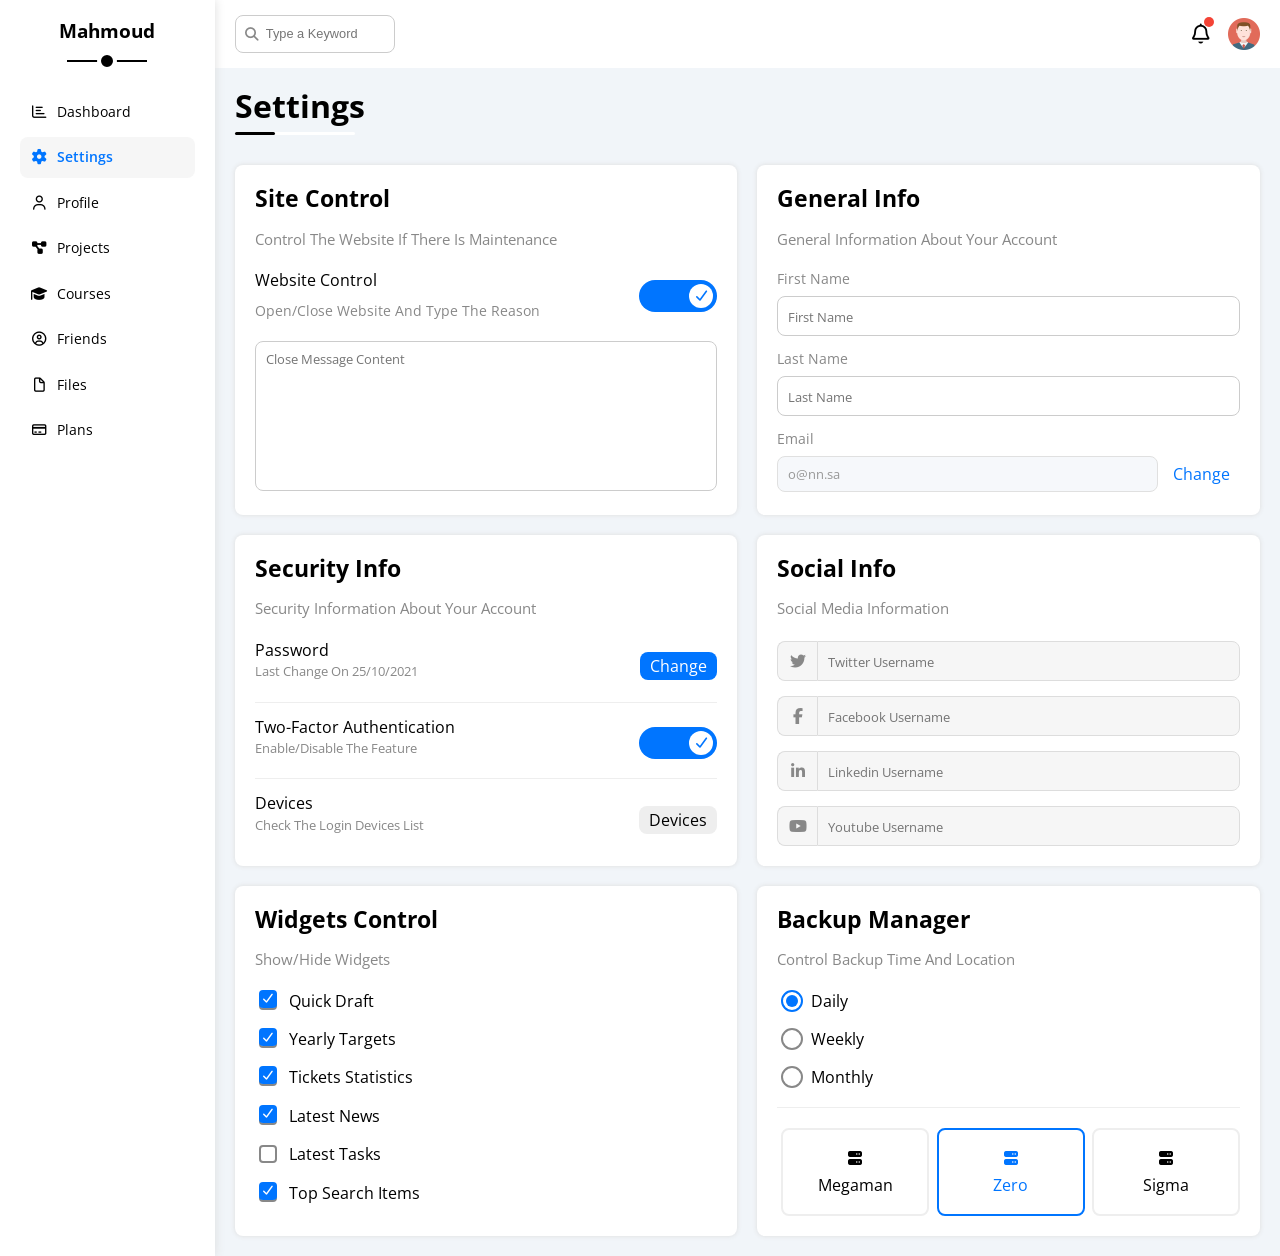
<file: settings.html>
<!doctype html>
<html lang="en">
  <head>
    <meta charset="UTF-8" />
    <meta name="viewport" content="width=device-width, initial-scale=1.0" />
    <title>Settings</title>
    <!-- Google Fonts -->
    <link rel="preconnect" href="https://fonts.googleapis.com" />
    <link rel="preconnect" href="https://fonts.gstatic.com" crossorigin />
    <link
      href="https://fonts.googleapis.com/css2?family=Open+Sans:ital,wght@0,300..800;1,300..800&display=swap"
      rel="stylesheet" />
    <!-- Font Awesome Library -->
    <link rel="stylesheet" href="css/all.min.css" />
    <link rel="stylesheet" href="css/normalize.css" />
    <link rel="stylesheet" href="css/style.css" />
  </head>
  <body>
    <!-- Start The Page -->
    <div class="page">
      <!-- Start Main Menu -->
      <nav class="main-menu">
        <h3 class="name">Mahmoud</h3>
        <ul>
          <li>
            <a href="index.html">
              <i class="fa-regular fa-chart-bar fa-fw"></i>
              <span class="mobile-hide">Dashboard</span>
            </a>
          </li>
          <li class="active">
            <a href="settings.html">
              <i class="fa-solid fa-gear fa-fw"></i>
              <span class="mobile-hide">Settings</span>
            </a>
          </li>
          <li>
            <a href="profile.html">
              <i class="fa-regular fa-user fa-fw"></i>
              <span class="mobile-hide">Profile</span>
            </a>
          </li>
          <li>
            <a href="projects.html">
              <i class="fa-solid fa-diagram-project fa-fw"></i>
              <span class="mobile-hide">Projects</span>
            </a>
          </li>
          <li>
            <a href="courses.html">
              <i class="fa-solid fa-graduation-cap fa-fw"></i>
              <span class="mobile-hide">Courses</span>
            </a>
          </li>
          <li>
            <a href="friends.html">
              <i class="fa-regular fa-circle-user fa-fw"></i>
              <span class="mobile-hide">Friends</span>
            </a>
          </li>
          <li>
            <a href="files.html">
              <i class="fa-regular fa-file fa-fw"></i>
              <span class="mobile-hide">Files</span>
            </a>
          </li>
          <li>
            <a href="plans.html">
              <i class="fa-regular fa-credit-card fa-fw"></i>
              <span class="mobile-hide">Plans</span>
            </a>
          </li>
        </ul>
      </nav>
      <!-- End Main Menu -->

      <!-- Start Main Content -->
      <main class="main-content">
        <!-- Start Header -->
        <header>
          <div class="flex">
            <div class="search">
              <input
                type="search"
                name="search"
                id="search"
                placeholder="Type a Keyword" />
            </div>
            <div class="avatar flex">
              <span class="notification">
                <i class="fa-regular fa-bell fa-lg"></i>
              </span>
              <img src="images/avatar.png" alt="Avatar" />
            </div>
          </div>
        </header>
        <!-- End Header -->

        <h1 class="main-title">Settings</h1>

        <!-- Start Holder -->
        <div class="holder">
          <div class="container">
            <!-- Start Site Control Box -->
            <div class="box site-control">
              <h2 class="box-title">Site Control</h2>
              <p class="box-title-info">
                Control The Website If There Is Maintenance
              </p>
              <div class="control flex">
                <div class="info">
                  <span>Website Control</span>
                  <p>Open/Close Website And Type The Reason</p>
                </div>
                <label>
                  <input class="toggle-checkbox" type="checkbox" checked />
                  <div class="toggle-switch"></div>
                </label>
              </div>
              <textarea
                name="message"
                id="message"
                placeholder="Close Message Content"></textarea>
            </div>
            <!-- Start General Info Box -->
            <div class="box general-info">
              <h2 class="box-title">General Info</h2>
              <p class="box-title-info">
                General Information About Your Account
              </p>
              <form action="">
                <label for="fname">First Name</label>
                <input
                  type="text"
                  name="fname"
                  id="fname"
                  placeholder="First Name" />
                <label for="lname">Last Name</label>
                <input
                  type="text"
                  name="lname"
                  id="lname"
                  placeholder="Last Name" />
                <label for="email">Email</label>
                <div class="email">
                  <input
                    type="email"
                    name="email"
                    id="email"
                    value="o@nn.sa"
                    disabled
                    readonly />
                  <a href="#" class="btn">Change</a>
                </div>
              </form>
            </div>
            <!-- Start Security Info Box -->
            <div class="box security-info">
              <h2 class="box-title">Security Info</h2>
              <p class="box-title-info">
                Security Information About Your Account
              </p>
              <div class="security flex">
                <div class="info">
                  <span>Password</span>
                  <p>Last Change On 25/10/2021</p>
                </div>
                <a href="#" class="change btn">Change</a>
              </div>
              <div class="security flex">
                <div class="info">
                  <span>Two-Factor Authentication</span>
                  <p>Enable/Disable The Feature</p>
                </div>
                <label>
                  <input class="toggle-checkbox" type="checkbox" checked />
                  <div class="toggle-switch"></div>
                </label>
              </div>
              <div class="security flex">
                <div class="info">
                  <span>Devices</span>
                  <p>Check The Login Devices List</p>
                </div>
                <a href="#" class="devices btn">Devices</a>
              </div>
            </div>
            <!-- Start Social Info Box -->
            <div class="box social-info">
              <h2 class="box-title">Social Info</h2>
              <p class="box-title-info">Social Media Information</p>
              <div class="platform">
                <i class="fa-brands fa-twitter flex-center"></i>
                <input
                  type="text"
                  name="tw-username"
                  placeholder="Twitter Username" />
              </div>
              <div class="platform">
                <i class="fa-brands fa-facebook-f flex-center"></i>
                <input
                  type="text"
                  name="fb-username"
                  placeholder="Facebook Username" />
              </div>
              <div class="platform">
                <i class="fa-brands fa-linkedin-in flex-center"></i>
                <input
                  type="text"
                  name="li-username"
                  placeholder="Linkedin Username" />
              </div>
              <div class="platform">
                <i class="fa-brands fa-youtube flex-center"></i>
                <input
                  type="text"
                  name="yt-username"
                  placeholder="Youtube Username" />
              </div>
            </div>
            <!-- Start Widgets Control Box -->
            <div class="box widgets-control">
              <h2 class="box-title">Widgets Control</h2>
              <p class="box-title-info">Show/Hide Widgets</p>
              <ul>
                <li>
                  <input
                    type="checkbox"
                    name="quick-draft"
                    id="quick-draft"
                    checked />
                  <label for="quick-draft">Quick Draft</label>
                </li>
                <li>
                  <input
                    type="checkbox"
                    name="yearly-targets"
                    id="yearly-targets"
                    checked />
                  <label for="yearly-targets">Yearly Targets</label>
                </li>
                <li>
                  <input
                    type="checkbox"
                    name="tickets-stats"
                    id="tickets-stats"
                    checked />
                  <label for="tickets-stats">Tickets Statistics</label>
                </li>
                <li>
                  <input
                    type="checkbox"
                    name="latest-news"
                    id="latest-news"
                    checked />
                  <label for="latest-news">Latest News</label>
                </li>
                <li>
                  <input
                    type="checkbox"
                    name="latest-tasks"
                    id="latest-tasks" />
                  <label for="latest-tasks">Latest Tasks</label>
                </li>
                <li>
                  <input
                    type="checkbox"
                    name="top-search"
                    id="top-search"
                    checked />
                  <label for="top-search">Top Search Items</label>
                </li>
              </ul>
            </div>
            <!-- Start Backup Manager Box -->
            <div class="box backup-manager">
              <h2 class="box-title">Backup Manager</h2>
              <p class="box-title-info">Control Backup Time And Location</p>
              <ul>
                <li>
                  <input type="radio" name="time" id="daily" checked />
                  <label for="daily">Daily</label>
                </li>
                <li>
                  <input type="radio" name="time" id="weekly" />
                  <label for="weekly">Weekly</label>
                </li>
                <li>
                  <input type="radio" name="time" id="monthly" />
                  <label for="monthly">Monthly</label>
                </li>
              </ul>
              <div class="servers flex">
                <input type="radio" name="server" id="server-one" />
                <div class="server">
                  <label for="server-one">
                    <i class="fa-solid fa-server"></i>
                    Megaman
                  </label>
                </div>
                <input type="radio" name="server" id="server-two" checked />
                <div class="server">
                  <label for="server-two">
                    <i class="fa-solid fa-server"></i>
                    Zero
                  </label>
                </div>
                <input type="radio" name="server" id="server-three" />
                <div class="server">
                  <label for="server-three">
                    <i class="fa-solid fa-server"></i>
                    Sigma
                  </label>
                </div>
              </div>
            </div>
          </div>
        </div>
        <!-- End Holder -->
      </main>
      <!-- End Main Content -->
    </div>
    <!-- End The Page -->
  </body>
</html>
</file>
<file: css/style.css>
/* Start Main Rules */
* {
  box-sizing: border-box;
}
html {
  scroll-behavior: smooth;
}
body {
  font-family: "Open Sans", sans-serif;
  background-color: #f1f5f9;
  overflow-x: hidden;
}
a {
  text-decoration: none;
  display: inline-block;
}
ul {
  list-style: none;
  margin: 0;
  padding: 0;
}
img {
  max-width: 100%;
  width: 100%;
}
*:focus {
  outline: none;
}
::-webkit-scrollbar {
  width: 15px;
}
::-webkit-scrollbar-track {
  background-color: var(--white-color);
}
::-webkit-scrollbar-thumb {
  background-color: var(--blue-color);
}
::-webkit-scrollbar-thumb:hover {
  background-color: var(--blue-alt-color);
}
textarea {
  resize: none;
}
input::placeholder,
textarea::placeholder {
  font-size: 0.8rem;
  transition: var(--main-duration);
}
input:focus::placeholder,
textarea:focus::placeholder {
  opacity: 0;
}
::selection {
  background-color: var(--blue-color);
  color: var(--white-color);
}
.container {
  margin: 0 var(--large-margin) var(--large-margin);
}
.flex {
  display: flex;
  justify-content: space-between;
  align-items: center;
}
.flex-center {
  display: flex;
  justify-content: center;
  align-items: center;
}
.toggle-checkbox {
  -webkit-appearance: none;
  appearance: none;
  display: none;
}
.toggle-switch {
  position: relative;
  width: 78px;
  height: 32px;
  border-radius: 16px;
  background-color: var(--ccc-color);
  cursor: pointer;
}
.toggle-switch::before {
  font-family: var(--fa-style-family-classic);
  content: "\f00d";
  font-weight: 900;
  font-size: 0.8rem;
  background-color: var(--white-color);
  width: 24px;
  height: 24px;
  position: absolute;
  top: 4px;
  left: 4px;
  border-radius: 50%;
  display: flex;
  justify-content: center;
  align-items: center;
  color: #aaa;
  transition: var(--main-duration);
}
.toggle-checkbox:checked + .toggle-switch {
  background-color: var(--blue-color);
}
.toggle-checkbox:checked + .toggle-switch::before {
  content: "\f00c";
  background-color: var(--white-color);
  left: 50px;
  color: var(--blue-color);
}
.toggle-switch-sm {
  position: relative;
  width: 78px;
  height: 20px;
  border-radius: 16px;
  background-color: var(--ccc-color);
  cursor: pointer;
}
.toggle-switch-sm::before {
  font-family: var(--fa-style-family-classic);
  content: "\f00d";
  font-weight: 900;
  font-size: 0.5rem;
  background-color: var(--white-color);
  width: 12px;
  height: 12px;
  position: absolute;
  top: 4px;
  left: 4px;
  border-radius: 50%;
  display: flex;
  justify-content: center;
  align-items: center;
  color: #aaa;
  transition: var(--main-duration);
}
.toggle-checkbox:checked + .toggle-switch-sm {
  background-color: var(--blue-color);
}
.toggle-checkbox:checked + .toggle-switch-sm::before {
  content: "\f00c";
  background-color: var(--white-color);
  left: 62px;
  color: var(--blue-color);
}
.red {
  color: var(--red-color);
}
.green {
  color: var(--green-color);
}
.blue {
  color: var(--blue-color);
}
.orange {
  color: var(--orange-color);
}
.bg-red {
  background-color: var(--red-color);
}
.bg-green {
  background-color: var(--green-color);
}
.bg-blue {
  background-color: var(--blue-color);
}
.bg-orange {
  background-color: var(--orange-color);
}
@media (max-width: 767px) {
  .mobile-hide {
    display: none;
  }
  .mobile-column {
    flex-direction: column;
  }
  .mobile-block {
    display: block !important;
  }
  .mobile-center {
    text-align: center;
  }
  .container {
    margin: 0 var(--small-margin) var(--small-margin);
  }
}
/* End Main Rules */

/* Start Global Variables */
:root {
  --blue-color: #0075ff;
  --blue-alt-color: #0d69d5;
  --orange-color: #f59e0b;
  --green-color: #22c55e;
  --red-color: #f44336;
  --gray-color: #888;
  --ccc-color: #ccc;
  --eee-color: #eee;
  --white-color: #fff;
  --black-color: #000;
  --main-border-radius: 8px;
  --small-padding: 10px;
  --medium-padding: 15px;
  --large-padding: 20px;
  --xl-padding: 25px;
  --small-margin: 10px;
  --medium-margin: 15px;
  --large-margin: 20px;
  --xl-margin: 25px;
  --main-duration: 0.3s;
  --main-line-height: 1.6;
}
/* End Global Variables */

/* Start Components */
.main-title {
  margin: var(--large-margin) var(--large-margin) 40px;
  position: relative;
}
.main-title::before,
.main-title::after {
  content: "";
  position: absolute;
  bottom: -10px;
  left: 0;
  height: 3px;
  border-radius: var(--main-border-radius);
}
.main-title::before {
  background-color: var(--white-color);
  width: 120px;
}
.main-title::after {
  background-color: var(--black-color);
  width: 40px;
}
.box {
  border-radius: var(--main-border-radius);
  background-color: var(--white-color);
  padding: var(--large-padding);
  box-shadow: 0 0 5px #ddd;
  overflow: hidden;
}
.box-title {
  font-size: 1.45rem;
  margin-top: 0;
  margin-bottom: var(--medium-margin);
}
.box-title-info {
  font-size: 0.95rem;
  color: var(--gray-color);
  margin-top: 0;
  margin-bottom: var(--large-margin);
  line-height: var(--main-line-height);
}
.btn {
  border-radius: var(--main-border-radius);
  width: fit-content;
  padding: 5px var(--small-padding);
  font-size: 0.8rem;
  display: inline-block;
}
/* End Components */

/* Start Page Styles */
.page {
  display: flex;
  min-height: 100vh;
}
/* End Page Styles */

/* Start Main Menu */
.page .main-menu {
  background-color: var(--white-color);
  width: 250px;
  box-shadow: 0 0 10px #ddd;
  padding: var(--large-padding);
  position: relative;
}
.page .main-menu .name {
  text-align: center;
  margin-top: 0;
  margin-bottom: 50px;
  position: relative;
}
@media (min-width: 768px) {
  .page .main-menu .name::before,
  .page .main-menu .name::after {
    content: "";
    position: absolute;
    left: 50%;
    transform: translateX(-50%);
    background-color: black;
  }
  .page .main-menu .name::before {
    bottom: -20px;
    width: 80px;
    height: 2px;
  }
  .page .main-menu .name::after {
    bottom: -29px;
    width: 12px;
    height: 12px;
    border-radius: 50%;
    border: 4px solid white;
  }
}
.page .main-menu ul li {
  margin-bottom: 5px;
  transition: var(--main-duration);
  border-radius: var(--main-border-radius);
}
.page .main-menu ul li.active,
.page .main-menu ul li:hover {
  background-color: #f6f6f6;
}
.page .main-menu ul li a {
  width: 100%;
  padding: 12px var(--small-padding);
  font-size: 0.9rem;
  color: initial;
  transition: var(--main-duration);
}
.page .main-menu ul li.active a,
.page .main-menu ul li:hover a {
  color: var(--blue-color);
  font-weight: 600;
}
.page .main-menu ul li a span {
  margin-left: 5px;
}
@media (max-width: 767px) {
  .page .main-menu {
    width: 65px;
    padding: var(--small-padding);
  }
  .page .main-menu .name {
    font-size: 0.55rem;
    margin-top: 5px;
    margin-bottom: var(--medium-margin);
  }
  .page .main-menu ul li a {
    text-align: center;
  }
}
/* End Main Menu */

/* Start Main Content */
.page .main-content {
  width: 100%;
  overflow: hidden;
}
/* Start Header */
.page .main-content header {
  background-color: var(--white-color);
  padding: var(--medium-padding) 20px;
}
.page .main-content header .search {
  position: relative;
  font: icon;
}
.page .main-content header .search::before {
  content: "\f002";
  font-family: "Font Awesome 7 Free";
  font-weight: 900;
  font-size: 0.85rem;
  color: var(--gray-color);
  position: absolute;
  top: 50%;
  left: 10px;
  transform: translateY(-50%);
  transition: var(--main-duration);
}
.page .main-content header .search input {
  border: 1px solid var(--ccc-color);
  border-radius: var(--main-border-radius);
  padding: 8px 8px 10px 30px;
  width: 160px;
  transition: var(--main-duration);
  caret-color: var(--blue-color);
}
.page .main-content header .search:focus-within::before {
  color: var(--blue-color);
}
.page .main-content header .search input:focus {
  width: 200px;
  border-color: var(--blue-color);
}
.page .main-content header .avatar .notification {
  position: relative;
  cursor: pointer;
}
.page .main-content header .avatar .notification::after {
  content: "";
  position: absolute;
  top: -8px;
  right: -1px;
  width: 10px;
  height: 10px;
  background-color: var(--red-color);
  border-radius: 50%;
}
.page .main-content header .avatar img {
  width: 32px;
  margin-left: var(--medium-margin);
  cursor: pointer;
}
/* End Header */

/* Start Main Content */
/* Start Holder */
.page .main-content .container {
  display: grid;
  grid-template-columns: repeat(auto-fill, minmax(450px, 1fr));
  gap: 20px;
}
@media (max-width: 767px) {
  .page .main-content .container {
    grid-template-columns: minmax(200px, 1fr);
    gap: 10px;
  }
}
/********************************************* Start Dashboard *********************************************/
/* Start Welcome Box */
.main-content .welcome {
  padding: 0;
}
.main-content .welcome .head {
  background-color: var(--eee-color);
  padding: var(--medium-padding);
  display: flex;
  justify-content: space-between;
  position: relative;
}
.main-content .welcome .head img {
  width: 200px;
}
.main-content .welcome .body {
  text-align: center;
  position: relative;
  padding-top: 50px;
}
.main-content .welcome .body img {
  position: absolute;
  top: -32px;
  left: 18px;
  width: 64px;
  height: 64px;
  border: 4px solid var(--white-color);
  border-radius: 50%;
  box-shadow: 0 0 5px #ddd;
}
.main-content .welcome .body section {
  display: flex;
  justify-content: space-around;
  align-items: center;
  padding: var(--xl-padding);
  border-top: 1px solid var(--eee-color);
  border-bottom: 1px solid var(--eee-color);
}
.main-content .welcome .body section span {
  display: block;
}
.main-content .welcome .body section span:last-child {
  font-size: 0.9rem;
  color: var(--gray-color);
  margin-top: var(--small-margin);
}
.main-content .welcome .body a {
  display: block;
  background-color: var(--blue-color);
  color: var(--white-color);
  margin: var(--large-margin) var(--large-margin) var(--large-margin) auto;
  transition: var(--main-duration);
}
.main-content .welcome .body a:hover {
  background-color: var(--blue-alt-color);
}
@media (max-width: 767px) {
  .main-content .welcome .head {
    padding: 30px;
  }
  .main-content .welcome .body img {
    left: 50%;
    transform: translateX(-50%);
  }
  .main-content .welcome .body section > div:not(:last-child) {
    margin-bottom: var(--large-margin);
  }
}
/* Start Quick Draft Box */
.main-content .quick-draft input[type="text"],
.main-content .quick-draft textarea {
  background-color: var(--eee-color);
  display: block;
  width: 100%;
  border: none;
  border-radius: var(--main-border-radius);
  padding: 8px;
  caret-color: var(--black-color);
}
.main-content .quick-draft input[type="text"] {
  margin-bottom: var(--medium-margin);
}
.main-content .quick-draft textarea {
  min-height: 180px;
}
.main-content .quick-draft input[type="submit"] {
  display: block;
  border: none;
  background-color: var(--blue-color);
  color: var(--white-color);
  margin: var(--large-margin) 0 0 auto;
  transition: var(--main-duration);
  cursor: pointer;
}
.main-content .quick-draft input[type="submit"]:hover {
  background-color: var(--blue-alt-color);
}
/* Start Yearly Targets Box */
.main-content .yearly-targets .targets .target {
  display: flex;
  align-items: center;
}
.main-content .yearly-targets .targets .target .icon {
  width: 80px;
  height: 80px;
  margin-right: var(--medium-margin);
}
.main-content .yearly-targets .targets .target:first-of-type .icon {
  background-color: rgb(0 117 255 / 20%);
  color: var(--blue-color);
}
.main-content .yearly-targets .targets .target:nth-of-type(2) .icon {
  background-color: rgb(245 158 11 / 20%);
  color: var(--orange-color);
  margin-top: var(--medium-margin);
  margin-bottom: var(--medium-margin);
}
.main-content .yearly-targets .targets .target:last-of-type .icon {
  background-color: rgb(34 197 94 / 20%);
  color: var(--green-color);
}
.main-content .yearly-targets .targets .target .info {
  flex: 1;
}
.main-content .yearly-targets .targets .target .info span {
  display: block;
}
.main-content .yearly-targets .targets .target .info .type {
  color: var(--gray-color);
  font-size: 0.9rem;
}
.main-content .yearly-targets .targets .target .info .amount {
  font-weight: bold;
  margin-top: var(--small-margin);
  margin-bottom: var(--small-margin);
}
.main-content .yearly-targets .targets .target .info .progress {
  height: 4px;
  border-radius: var(--main-border-radius);
}
.main-content .yearly-targets .target:first-child .info .progress {
  background-color: rgb(0 117 255 / 20%);
}
.main-content .yearly-targets .target:nth-child(2) .info .progress {
  background-color: rgb(245 158 11 / 20%);
}
.main-content .yearly-targets .target:last-child .info .progress {
  background-color: rgb(34 197 94 / 20%);
}
.main-content .yearly-targets .target .info .progress span {
  height: 100%;
  position: relative;
}
.main-content .yearly-targets .target:first-child .info .progress span,
.main-content .yearly-targets .target:first-child .progress span::before {
  background-color: var(--blue-color);
}
.main-content .yearly-targets .target:nth-child(2) .info .progress span,
.main-content .yearly-targets .target:nth-child(2) .progress span::before {
  background-color: var(--orange-color);
}
.main-content .yearly-targets .target:last-child .info .progress span,
.main-content .yearly-targets .target:last-child .progress span::before {
  background-color: var(--green-color);
}
.main-content .yearly-targets .target .info .progress span::before {
  content: attr(data-value);
  position: absolute;
  right: -17.5px;
  bottom: calc(100% + 12px);
  color: var(--white-color);
  border-radius: var(--main-border-radius);
  padding: 5px;
  font-size: 0.8rem;
  font-weight: 600;
  width: 25px;
  text-align: center;
}
.main-content .yearly-targets .target .info .progress span::after {
  content: "";
  position: absolute;
  right: -5.6px;
  bottom: calc(100% + 1px);
  border-width: 6px;
  border-style: solid;
}
.main-content .yearly-targets .target:first-child .progress span::after {
  border-color: var(--blue-color) transparent transparent transparent;
}
.main-content .yearly-targets .target:nth-child(2) .progress span::after {
  border-color: var(--orange-color) transparent transparent transparent;
}
.main-content .yearly-targets .target:last-child .progress span::after {
  border-color: var(--green-color) transparent transparent transparent;
}
/* Start Tickets Statistics Box */
.main-content .tickets-stats .body {
  display: flex;
  flex-wrap: wrap;
  gap: 20px;
}
.main-content .tickets-stats .body .statistic {
  display: flex;
  flex-direction: column;
  align-items: center;
  flex-basis: calc(50% - 10px);
  gap: 10px;
  padding: var(--large-padding);
  border: 1px solid var(--ccc-color);
  border-radius: var(--main-border-radius);
}
.main-content .tickets-stats .body .statistic:first-child i {
  color: var(--orange-color);
}
.main-content .tickets-stats .body .statistic:nth-child(2) i {
  color: var(--blue-color);
}
.main-content .tickets-stats .body .statistic:nth-child(3) i {
  color: var(--green-color);
}
.main-content .tickets-stats .body .statistic:last-child i {
  color: var(--red-color);
}
.main-content .tickets-stats .body .statistic strong {
  font-size: 1.5rem;
}
.main-content .tickets-stats .body .statistic span {
  color: var(--gray-color);
  font-size: 0.85rem;
}
@media (max-width: 767px) {
  .main-content .tickets-stats .body {
    flex-direction: column;
  }
}
/* Start Latest News Box */
.main-content .latest-news .news .news-row {
  display: flex;
  padding: 18px 0;
  border-bottom: 1px solid var(--eee-color);
}
.main-content .latest-news .news .news-row:last-child {
  border-bottom: none;
  padding-bottom: var(--small-padding);
}
.main-content .latest-news .news .news-row img {
  width: 100px;
  border-radius: var(--main-border-radius);
}
.main-content .latest-news .news .news-row .news-info {
  flex: 1;
  padding-left: var(--medium-padding);
}
.main-content .latest-news .news .news-row .news-info .info h3 {
  font-size: 1rem;
  margin-top: 0;
  margin-bottom: 8px;
}
.main-content .latest-news .news .news-row .news-info .info p {
  margin: 0;
  color: var(--gray-color);
  font-size: 0.9rem;
}
.main-content .latest-news .news .news-row .news-info span {
  background-color: var(--eee-color);
}
@media (max-width: 767px) {
  .main-content .latest-news .news .news-row {
    padding: var(--large-padding);
  }
  .main-content .latest-news .news .news-row img {
    margin: 0 auto var(--small-margin);
  }
  .main-content .latest-news .news .news-row .news-info .info p {
    margin-bottom: var(--small-margin);
    font-size: 0.9rem;
    white-space: nowrap;
  }
}
/* Start Latest Tasks Box */
.main-content .latest-tasks .task {
  display: flex;
  padding: var(--medium-padding) 0;
  border-bottom: 1px solid var(--eee-color);
}
.main-content .latest-tasks .task:last-of-type {
  border: none;
  padding-bottom: 0;
}
.main-content .latest-tasks .task.done {
  opacity: 0.3;
}
.main-content .latest-tasks .task .info h3 {
  margin-top: 0;
  margin-bottom: 5px;
  font-size: 1rem;
}
.main-content .latest-tasks .task .info p {
  margin: 0;
  color: var(--gray-color);
  font-size: 0.95rem;
}
.main-content .latest-tasks .task.done .info h3,
.main-content .latest-tasks .task.done .info p {
  text-decoration: line-through;
}
.main-content .latest-tasks .task i {
  transition: var(--main-duration);
  cursor: pointer;
}
.main-content .latest-tasks .task i:hover {
  color: var(--red-color);
}
/* Start Top Search Items Box */
.main-content .top-search .item {
  padding: var(--medium-padding) 0;
}
.main-content .top-search .item:first-of-type {
  color: var(--gray-color);
  padding: var(--medium-padding) 0 var(--small-padding);
}
.main-content .top-search .item:last-of-type {
  padding-bottom: 0;
}
.main-content .top-search .item .count {
  background-color: var(--eee-color);
}
/* Start Latest Uploads Box */
.main-content .latest-uploads .upload {
  padding: var(--small-padding) 0;
  border-bottom: 1px solid var(--eee-color);
}
.main-content .latest-uploads .upload:last-of-type {
  border: none;
  padding-bottom: 0;
}
.main-content .latest-uploads .upload .file img {
  width: 40px;
  margin-right: 10px;
}
.main-content .latest-uploads .upload .file .file-name,
.main-content .latest-uploads .upload .file .owner {
  display: block;
}
.main-content .latest-uploads .upload .file .owner {
  color: var(--gray-color);
  margin-top: 5px;
  font-size: 0.9rem;
}
.main-content .latest-uploads .upload .size {
  background-color: var(--eee-color);
}
/* Start Last Project Progress Box */
.main-content .last-project {
  position: relative;
}
.main-content .last-project .progress li {
  padding: var(--medium-padding) 0 var(--medium-padding) 35px;
  position: relative;
  font-size: 0.95rem;
}
.main-content .last-project .progress li::before,
.main-content .last-project .progress li::after {
  content: "";
  position: absolute;
  background-color: var(--blue-color);
}
.main-content .last-project .progress li::before {
  top: 20px;
  left: 11px;
  width: 2px;
  height: 100%;
}
.main-content .last-project .progress li:last-child:before {
  height: 0;
}
.main-content .last-project .progress li::after {
  top: 50%;
  left: 0;
  width: 20px;
  height: 20px;
  border-radius: 50%;
  transform: translateY(-50%);
  border: 2px solid var(--white-color);
  outline: 2px solid var(--blue-color);
}
.main-content .last-project .progress li:nth-child(4)::after {
  animation: change-color 0.8s infinite alternate;
}
.main-content .last-project .progress li:last-child:after {
  background-color: var(--white-color);
}
.main-content .last-project img {
  position: absolute;
  width: 160px;
  right: 0;
  bottom: 0;
  opacity: 0.1;
}
@media (max-width: 767px) {
  .main-content .last-project img {
    display: none;
  }
}
/* Start Reminders Box */
.main-content .reminders .reminder {
  padding-left: 45px;
  margin-top: var(--large-margin);
  margin-bottom: var(--large-margin);
  position: relative;
}
.main-content .reminders .reminder:last-of-type {
  margin-bottom: 0;
}
.main-content .reminders .reminder::before,
.main-content .reminders .reminder::after {
  content: "";
  position: absolute;
}
.main-content .reminders .reminder::before {
  top: 50%;
  left: 0;
  width: 15px;
  height: 15px;
  border-radius: 50%;
  transform: translateY(-50%);
}
.main-content .reminders .reminder::after {
  top: 0;
  left: 30px;
  width: 2px;
  height: 100%;
}
.main-content .reminders .reminder:first-of-type:before,
.main-content .reminders .reminder:first-of-type::after {
  background-color: var(--blue-color);
}
.main-content .reminders .reminder:nth-of-type(2):before,
.main-content .reminders .reminder:nth-of-type(2)::after {
  background-color: var(--green-color);
}
.main-content .reminders .reminder:nth-of-type(3):before,
.main-content .reminders .reminder:nth-of-type(3)::after {
  background-color: var(--orange-color);
}
.main-content .reminders .reminder:last-of-type:before,
.main-content .reminders .reminder:last-of-type::after {
  background-color: var(--red-color);
}
.main-content .reminders .reminder h4 {
  margin-top: 0;
  margin-bottom: 8px;
}
.main-content .reminders .reminder p {
  margin: 0;
  color: var(--gray-color);
  font-size: 0.8rem;
}
/* Start Latest Post Box */
.main-content .latest-post .user {
  display: flex;
  align-items: center;
  padding: var(--small-padding) 0;
}
.main-content .latest-post .user img {
  width: 50px;
  margin-right: var(--medium-margin);
}
.main-content .latest-post .user h4 {
  margin-top: 0;
  margin-bottom: 5px;
}
.main-content .latest-post .user p {
  margin: 0;
  color: var(--gray-color);
  font-size: 0.95rem;
}
.main-content .latest-post .post {
  padding-top: var(--medium-padding);
  padding-bottom: 60px;
  line-height: var(--main-line-height);
  font-size: 1rem;
  text-transform: capitalize;
  border-top: 1px solid var(--eee-color);
  border-bottom: 1px solid var(--eee-color);
}
.main-content .latest-post .post-stats {
  color: var(--gray-color);
}
@media (max-width: 767px) {
  .main-content .latest-post .post {
    padding-bottom: var(--medium-padding);
  }
}
/* Start Social Media Stats Box */
.main-content .social-media .platform {
  display: flex;
  margin-top: var(--small-margin);
}
.main-content .social-media .platform.twitter {
  background-color: rgb(29 161 242 / 20%);
  color: #1da1f2;
}
.main-content .social-media .platform.facebook {
  background-color: rgb(24 119 242 / 20%);
  color: #1877f2;
}
.main-content .social-media .platform.youtube {
  background-color: rgb(255 0 0 / 20%);
  color: #ff0000;
}
.main-content .social-media .platform.instagram {
  background-color: rgb(0 119 181 / 20%);
  color: #0077b5;
}
.main-content .social-media .platform i {
  width: 55px;
  height: auto;
  color: white;
  transition: var(--main-duration);
}
.main-content .social-media .platform i:hover {
  transform: rotate(5deg);
}
.main-content .social-media .platform.twitter i,
.main-content .social-media .platform.twitter .action {
  background-color: #1da1f2;
}
.main-content .social-media .platform.facebook i,
.main-content .social-media .platform.facebook .action {
  background-color: #1877f2;
}
.main-content .social-media .platform.youtube i,
.main-content .social-media .platform.youtube .action {
  background-color: #ff0000;
}
.main-content .social-media .platform.instagram i,
.main-content .social-media .platform.instagram .action {
  background-color: #0077b5;
}
.main-content .social-media .platform .platform-stats {
  flex: 1;
  padding: var(--medium-padding);
}
.main-content .social-media .platform .platform-stats .action {
  color: var(--white-color);
}
/* Start Projects Box */
.main-content .projects {
  margin: 0 var(--large-margin) var(--large-margin);
}
.main-content .projects .responsive-table {
  overflow-x: auto;
}
.main-content .projects table {
  border-spacing: 0;
  width: 100%;
  min-width: 1000px;
  margin-top: var(--small-margin);
  border-width: 1px;
  border-style: solid;
  border-color: var(--eee-color) var(--eee-color) var(--eee-color) transparent;
  border-radius: var(--main-border-radius);
  overflow: hidden;
}
.main-content .projects table thead {
  background-color: var(--eee-color);
  text-align: left;
}
.main-content .projects table thead th {
  padding: var(--medium-padding);
}
.main-content .projects table tbody tr {
  transition: var(--main-duration);
}
.main-content .projects table tbody tr:hover {
  background-color: #faf7f7;
}
.main-content .projects table tbody td {
  padding: var(--medium-padding);
  border-bottom: 1px solid var(--eee-color);
  border-left: 1px solid var(--eee-color);
  font-size: 0.95rem;
}
.main-content .projects table tbody td img {
  width: 32px;
  height: 32px;
  border-radius: 50%;
  border: 2px solid var(--white-color);
}
.main-content .projects table tbody td img:not(:first-child) {
  margin-left: -20px;
}
.main-content .projects table tbody td span {
  color: var(--white-color);
}
.main-content .projects table tbody td span.pending {
  background-color: var(--orange-color);
}
.main-content .projects table tbody td span.in-progress {
  background-color: var(--blue-color);
}
.main-content .projects table tbody td span.completed {
  background-color: var(--green-color);
}
.main-content .projects table tbody td span.rejected {
  background-color: var(--red-color);
}
@media (max-width: 767px) {
  .main-content .projects {
    margin: 0 var(--small-margin) var(--small-margin);
  }
}
/******************************************* End Dashboard Page ********************************************/

/******************************************* Start Settings Page *******************************************/
/* Start Site Control Box */
.main-content .site-control .control {
  margin-bottom: var(--large-margin);
}
.main-content .site-control .control .info {
  margin-right: 10px;
}
.main-content .site-control .control .info p {
  margin-top: 10px;
  margin-bottom: 0;
  color: var(--gray-color);
  font-size: 0.85rem;
  line-height: var(--main-line-height);
}
.main-content .site-control textarea {
  width: 100%;
  min-height: 150px;
  padding: var(--small-padding);
  border: 1px solid var(--ccc-color);
  border-radius: var(--main-border-radius);
}
/* Start General Info Box */
.main-content .general-info label {
  display: block;
  margin-bottom: 8px;
  font-size: 0.9rem;
  color: var(--gray-color);
}
.main-content .general-info input {
  display: block;
  width: 100%;
  margin-bottom: var(--medium-margin);
  padding: var(--small-padding);
  border: 1px solid var(--ccc-color);
  border-radius: var(--main-border-radius);
}
.main-content .general-info .email {
  display: flex;
  align-items: center;
}
.main-content .general-info .email input {
  background-color: #f1f5f9;
  font-size: 0.8rem;
  opacity: 0.6;
  cursor: not-allowed;
  margin-bottom: 0;
}
.main-content .general-info .email a {
  font-size: 1rem;
  color: var(--blue-color);
  margin-left: 5px;
  transition: var(--main-duration);
}
.main-content .general-info .email a:hover {
  color: var(--blue-alt-color);
}
/* Start Security Info Box */
.main-content .security-info .security {
  padding: var(--medium-padding) 0 var(--small-padding);
}
.main-content .security-info .security:first-of-type {
  padding-top: 0;
}
.main-content .security-info .security:nth-of-type(2) {
  border-top: 1px solid var(--eee-color);
  border-bottom: 1px solid var(--eee-color);
}
.main-content .security-info .security:last-of-type {
  padding-bottom: 0;
}
.main-content .security-info .security .info p {
  margin-top: 5px;
  color: var(--gray-color);
  font-size: 0.8rem;
}
.main-content .security-info .security a {
  font-size: 1rem;
}
.main-content .security-info .security a.change {
  background-color: var(--blue-color);
  color: var(--white-color);
}
.main-content .security-info .security a.devices {
  background-color: var(--eee-color);
  color: var(--black-color);
}
/* Start Social Info Box */
.main-content .social-info .platform {
  display: flex;
  margin-bottom: var(--medium-margin);
}
.main-content .social-info .platform:last-of-type {
  margin-bottom: 0;
}
.main-content .social-info .platform:focus-within i {
  color: var(--black-color);
}
.main-content .social-info .platform i,
.main-content .social-info .platform input {
  background-color: #f6f6f6;
  border: 1px solid #ddd;
  height: 40px;
  color: var(--gray-color);
}
.main-content .social-info .platform i {
  border-radius: var(--main-border-radius) 0 0 var(--main-border-radius);
  transition: var(--main-duration);
  width: 40px;
  border-right: none;
}
.main-content .social-info .platform input {
  flex: 1;
  padding-left: var(--small-padding);
  border-radius: 0 var(--main-border-radius) var(--main-border-radius) 0;
}
/* Start Widgets Control Box */
.main-content .widgets-control ul li:not(:last-of-type) {
  margin-bottom: var(--large-margin);
}
.main-content .widgets-control input {
  appearance: none;
}
.main-content .widgets-control label {
  padding-left: 30px;
  cursor: pointer;
  position: relative;
}
.main-content .widgets-control label::before,
.main-content .widgets-control label::after {
  content: "";
  position: absolute;
  top: 50%;
  left: 0;
  width: 14px;
  height: 14px;
  border-radius: 4px;
  transform: translateY(-50%);
  transition: var(--main-duration);
}
.main-content .widgets-control label::before {
  border: 2px solid var(--gray-color);
}
.main-content .widgets-control input:hover + label::before {
  border-color: var(--blue-color);
}
.main-content .widgets-control label::after {
  font-family: var(--fa-style-family-classic);
  content: "\f00c";
  top: 0;
  width: 18px;
  height: 18px;
  font-weight: 900;
  font-size: 0.7rem;
  display: flex;
  justify-content: center;
  align-items: center;
  color: var(--white-color);
  background-color: var(--blue-color);
  transform: scale(0) rotate(360deg);
}
.main-content .widgets-control input:checked + label::after {
  transform: scale(1);
}
/* Start Backup Manager Box */
.main-content .backup-manager ul {
  border-bottom: 1px solid var(--eee-color);
}
.main-content .backup-manager ul li {
  margin-bottom: var(--large-margin);
}
.main-content .backup-manager ul input {
  appearance: none;
}
.main-content .backup-manager ul label {
  padding-left: 30px;
  cursor: pointer;
  position: relative;
}
.main-content .backup-manager ul label::before,
.main-content .backup-manager ul label::after {
  content: "";
  position: absolute;
  top: 50%;
  border-radius: 50%;
  transform: translateY(-50%);
  transition: var(--main-duration);
}
.main-content .backup-manager ul label::before {
  left: 0;
  width: 18px;
  height: 18px;
  border: 2px solid var(--gray-color);
}
.main-content .backup-manager ul input:hover + label::before,
.main-content .backup-manager ul input:checked + label::before {
  border-color: var(--blue-color);
}
.main-content .backup-manager ul label::after {
  top: calc(50% - 6px);
  left: 5px;
  width: 12px;
  height: 12px;
  background-color: var(--blue-color);
  transform: scale(0) rotate(360deg);
}
.main-content .backup-manager ul input:checked + label::after {
  transform: scale(1);
}
.main-content .backup-manager .servers {
  margin-top: var(--large-margin);
}
.main-content .backup-manager .servers input {
  appearance: none;
}
.main-content .backup-manager .servers .server {
  width: 32%;
  text-align: center;
  border: 2px solid var(--eee-color);
  border-radius: var(--main-border-radius);
}
.main-content .backup-manager .servers input:checked + .server {
  border-color: var(--blue-color);
  color: var(--blue-color);
}
.main-content .backup-manager .servers .server label {
  display: block;
  padding: var(--large-padding);
}
.main-content .backup-manager .servers .server label i {
  display: block;
  margin: 0 auto var(--small-margin);
}
@media (max-width: 767px) {
  .main-content .backup-manager .servers {
    flex-direction: column;
  }
  .main-content .backup-manager .servers .server {
    width: 100%;
    margin-bottom: var(--small-margin);
  }
  .main-content .backup-manager .servers .server:last-of-type {
    margin-bottom: 0;
  }
}
/******************************************** End Settings Page ********************************************/

/******************************************* Start Profile Page *******************************************/
/* Start User Profile Box */
.main-content .profile-container {
  margin: 0 var(--large-margin) var(--large-margin);
  display: grid;
  gap: 20px;
}
@media (max-width: 767px) {
  .main-content .profile-container {
    margin: 0 var(--small-margin) var(--small-margin);
    gap: 10px;
  }
}
.main-content .user-profile {
  display: flex;
  padding: 0;
}
.main-content .user-profile .user-avatar {
  width: 220px;
  text-align: center;
  padding: var(--xl-padding);
}
@media (min-width: 768px) {
  .main-content .user-profile .user-avatar {
    border-right: 1px solid #eee;
  }
}
.main-content .user-profile .user-avatar img {
  width: 100px;
}
.main-content .user-profile .user-avatar h3 {
  margin: var(--small-margin) 0 var(--medium-margin);
}
.main-content .user-profile .user-avatar .level {
  color: var(--gray-color);
}
.main-content .user-profile .user-avatar .progress {
  position: relative;
  height: 6px;
  overflow: hidden;
  margin: auto;
  width: 80%;
  margin-top: 12px;
  background-color: var(--eee-color);
  border-radius: var(--main-border-radius);
}
.main-content .user-profile .user-avatar .progress span {
  position: absolute;
  left: 0;
  top: 0;
  height: 100%;
  background-color: var(--blue-color);
  border-radius: 6px;
}
.main-content .user-profile .user-avatar .rating {
  margin: 12px;
}
.main-content .user-profile .user-avatar .rating i {
  color: var(--orange-color);
  font-size: 0.8rem;
}
.main-content .user-profile .user-avatar p {
  margin: 0;
  font-size: 0.8rem;
  color: var(--gray-color);
}
.main-content .user-profile .user-info {
  flex: 1;
}
.main-content .user-profile .user-info .info {
  padding: var(--large-padding);
  border-top: 1px solid var(--eee-color);
  transition: var(--main-duration);
}
.main-content .user-profile .user-info .info:hover {
  background-color: #faf7f7;
}
.main-content .user-profile .user-info .info .title {
  margin: 0 0 var(--small-margin);
  color: var(--gray-color);
  font-size: 0.95rem;
}
.main-content .user-profile .user-info .info .data {
  display: flex;
  flex-wrap: wrap;
  justify-content: space-between;
}
.main-content .user-profile .user-info .info .data > div {
  min-width: 250px;
  font-size: 0.9rem;
}
.main-content .user-profile .user-info .info .data span:first-child {
  color: var(--gray-color);
}
@media (max-width: 767px) {
  .main-content .user-profile .user-info .info .data {
    justify-content: space-around;
  }
  .main-content .user-profile .user-info .info .data > div:not(:last-child) {
    margin-bottom: var(--small-margin);
  }
  .main-content .user-profile .user-info .info .data > div .toggle-switch-sm {
    margin: auto;
  }
}
@media (min-width: 768px) and (max-width: 1199px) {
  .main-content .user-profile .user-info .info .data > div {
    margin-bottom: var(--small-margin);
  }
}
/* Start Skills & Activities Boxes */
.main-content .wrapper {
  display: flex;
  gap: 20px;
}
/* Start Skills Box */
.main-content .skills {
  flex-grow: 1;
}
.main-content .skills .skills-row {
  padding: var(--medium-padding) 0 var(--small-padding);
  border-bottom: 1px solid var(--eee-color);
}
.main-content .skills .skills-row:last-of-type {
  border: none;
  padding-bottom: var(--small-padding);
}
.main-content .skills .skills-row span {
  display: inline-block;
  background-color: var(--eee-color);
  font-size: 0.9rem;
  margin-bottom: 5px;
}
@media (max-width: 767px) {
  .main-content .wrapper {
    gap: 10px;
  }
}
/* Start Latest Activities Box */
.main-content .activities {
  flex-grow: 2;
}
.main-content .activities .activity-row {
  padding: var(--large-padding) 0;
  border-top: 1px solid var(--eee-color);
}
.main-content .activities .activity-row:first-of-type {
  padding-top: 0;
  border: none;
}
.main-content .activities .activity-row:last-of-type {
  padding-bottom: var(--small-padding);
}
.main-content .activities .activity-row span {
  display: block;
}
.main-content .activities .activity-row span:last-child {
  color: var(--gray-color);
  margin-top: var(--small-margin);
}
.main-content .activities .activity-row .activity {
  display: flex;
  align-items: center;
}
.main-content .activities .activity-row .activity img {
  width: 65px;
}
@media (max-width: 767px) {
  .main-content .activities .activity-row span:first-child {
    margin-top: var(--small-margin);
  }
}
@media (min-width: 768px) {
  .main-content .activities .activity-row .activity img {
    margin-right: var(--small-margin);
  }
  .main-content .activities .activity-row .time {
    text-align: right;
  }
}
/******************************************** End Profile Page ********************************************/

/******************************************* Start Projects Page ******************************************/
.main-content .project {
  position: relative;
}
.main-content .project .date {
  position: absolute;
  top: 10px;
  right: 10px;
  font-size: 0.8rem;
  color: var(--gray-color);
}
.main-content .project h4 {
  font-weight: normal;
  margin-top: 0;
  margin-bottom: var(--small-margin);
}
.main-content .project h4 + p {
  font-size: 0.9rem;
}
.main-content .project .team {
  padding: var(--xl-padding) 0;
}
.main-content .project .team a:not(:first-of-type) {
  margin-left: -20px;
}
.main-content .project .team a:hover {
  position: relative;
}
.main-content .project .team img {
  width: 40px;
  height: 40px;
  border-radius: 50%;
  border: 2px solid var(--white-color);
}
.main-content .project .do {
  display: flex;
  justify-content: flex-end;
  margin-bottom: var(--medium-margin);
  padding: var(--medium-padding) 0;
  border-top: 1px solid var(--eee-color);
  border-bottom: 1px solid var(--eee-color);
}
.main-content .project .do span {
  background-color: var(--eee-color);
  font-size: 0.8rem;
  margin-left: 5px;
}
.main-content .project .info .progress {
  position: relative;
  width: 250px;
  height: 8px;
  background-color: var(--eee-color);
  border-radius: var(--main-border-radius);
}
.main-content .project .info .progress span {
  position: absolute;
  height: 100%;
  border-radius: var(--main-border-radius);
}
.main-content .project .info .cost {
  color: var(--gray-color);
  font-size: 0.9rem;
}
.main-content .project .info .cost i {
  margin-right: -5px;
}
@media (max-width: 767px) {
  .main-content .project .do span:not(:last-child) {
    margin-bottom: var(--small-margin);
  }
  .main-content .project .info .progress {
    margin-bottom: var(--medium-margin);
  }
}
/******************************************** End Projects Page ********************************************/

/******************************************** Start Courses Page *******************************************/
.main-content .courses {
  display: grid;
  grid-template-columns: repeat(auto-fill, minmax(300px, 1fr));
  gap: 20px;
  margin: 0 var(--large-margin) var(--large-margin);
}
.main-content .courses .course {
  padding: 0;
  position: relative;
}
.main-content .courses .course img:first-of-type {
  position: absolute;
  top: 20px;
  left: 20px;
  width: 65px;
  height: 65px;
  border-radius: 50%;
  border: 2px solid var(--white-color);
}
.main-content .courses .course .body {
  padding: var(--large-padding) var(--large-padding) 35px;
}
.main-content .courses .course .body h4 {
  margin: 0;
}
.main-content .courses .course .body p {
  margin-bottom: 0;
  font-size: 0.85rem;
  color: var(--gray-color);
  line-height: var(--main-line-height);
}
.main-content .courses .course .info {
  position: relative;
  padding: var(--medium-padding);
  color: var(--gray-color);
  font-size: 0.8rem;
  border-top: 1px solid var(--eee-color);
}
.main-content .courses .course .info .btn {
  position: absolute;
  top: 0;
  left: 50%;
  transform: translate(-50%, -50%);
  color: var(--white-color);
}
.main-content .courses .course .info .stats:last-child i {
  margin-right: -5px;
}
@media (max-width: 767px) {
  .main-content .courses {
    gap: 10px;
    margin: 0 var(--small-margin) var(--small-margin);
  }
}
/******************************************** End Courses Page ********************************************/

/******************************************* Start Friends Page *******************************************/
.main-content .friends {
  display: grid;
  grid-template-columns: repeat(auto-fill, minmax(300px, 1fr));
  gap: 20px;
  margin: 0 var(--large-margin) var(--large-margin);
}
.main-content .friends .friend {
  padding: var(--medium-padding);
}
.main-content .friends .friend .contact {
  display: flex;
  margin-top: -3px;
  margin-left: -3px;
}
.main-content .friends .friend .contact i {
  width: 35px;
  height: 35px;
  margin-right: 5px;
  border-radius: 50%;
  text-align: center;
  font-size: 0.8rem;
  color: #666;
  cursor: pointer;
  background-color: var(--eee-color);
  transition: var(--main-duration);
}
.main-content .friends .friend .contact i:hover {
  background-color: var(--blue-color);
  color: var(--white-color);
}
.main-content .friends .friend .header {
  text-align: center;
}
.main-content .friends .friend .header img {
  width: 100px;
  height: 100px;
  border-radius: 50%;
}
.main-content .friends .friend .header h4 {
  margin-top: var(--small-margin);
  margin-bottom: var(--small-margin);
}
.main-content .friends .friend .header p {
  margin-top: 0;
  margin-bottom: var(--medium-margin);
  color: var(--gray-color);
  font-size: 0.8rem;
}
.main-content .friends .friend .body {
  padding: var(--medium-padding) 0;
  border-top: 1px solid var(--eee-color);
  border-bottom: 1px solid var(--eee-color);
  position: relative;
}
.main-content .friends .friend .body div:not(:last-of-type) {
  margin-bottom: var(--small-margin);
}
.main-content .friends .friend .body div i {
  font-size: 0.9rem;
}
.main-content .friends .friend .body div span {
  margin-left: 5px;
  font-size: 0.9rem;
}
.main-content .friends .friend .body > span {
  position: absolute;
  right: 0;
  top: 50%;
  transform: translateY(-50%);
  font-size: 2.5rem;
  font-weight: bold;
  color: var(--orange-color);
  opacity: 0.2;
}
.main-content .friends .friend .footer {
  padding-top: var(--medium-padding);
}
.main-content .friends .friend .footer span {
  color: var(--gray-color);
  font-size: 0.8rem;
}
.main-content .friends .friend .footer a {
  color: var(--white-color);
}
@media (max-width: 767px) {
  .main-content .friends {
    gap: 10px;
    margin: 0 var(--small-margin) var(--small-margin);
  }
}
/******************************************** End Friends Page ********************************************/

/******************************************** Start Files Page ********************************************/
.main-content .files-page {
  display: flex;
  align-items: flex-start;
}
@media (max-width: 767px) {
  .main-content .files-page {
    flex-direction: column-reverse;
    align-items: normal;
  }
}
/* Start Files */
.main-content .files-page .files {
  flex: 1;
  display: grid;
  grid-template-columns: repeat(auto-fill, minmax(200px, 1fr));
  gap: 20px;
  margin: 0 var(--small-margin) var(--large-margin) var(--large-margin);
}
.main-content .files-page .files .file {
  padding: var(--small-padding);
}
.main-content .files-page .files .file i {
  color: var(--gray-color);
}
.main-content .files-page .files .file .content {
  text-align: center;
}
.main-content .files-page .files .file .content img {
  width: 65px;
  transition: var(--main-duration);
}
.main-content .files-page .files .file:hover img {
  transform: rotate(5deg);
}
.main-content .files-page .files .file .content p {
  font-size: 0.9rem;
}
.main-content .files-page .files .file .owner {
  display: inline-block;
  color: var(--gray-color);
  font-size: 0.8rem;
  margin-bottom: var(--medium-margin);
}
.main-content .files-page .files .file .footer {
  padding-top: var(--small-padding);
  border-top: 1px solid var(--eee-color);
}
.main-content .files-page .files .file .footer span {
  color: var(--gray-color);
  font-size: 0.8rem;
}
@media (max-width: 767px) {
  .main-content .files-page .files {
    gap: 10px;
    margin: 0 var(--small-margin) var(--small-margin);
  }
}
/* Start Files Statistics */
.main-content .files-page .files-stats {
  min-width: 260px;
  margin-left: var(--small-margin);
  margin-right: var(--large-margin);
}
.main-content .files-page .files-stats .state {
  border: 1px solid var(--eee-color);
  border-radius: var(--main-border-radius);
  margin-top: 18px;
  padding: var(--small-padding);
}
.main-content .files-page .files-stats .state .info {
  display: flex;
  align-items: center;
}
.main-content .files-page .files-stats .state .info i {
  width: 40px;
  height: 40px;
  margin-right: 10px;
}
.main-content .files-page .files-stats .state .info i.blue {
  background-color: rgb(0 117 255 / 20%);
}
.main-content .files-page .files-stats .state .info i.green {
  background-color: rgb(34 197 94 / 20%);
}
.main-content .files-page .files-stats .state .info i.red {
  background-color: rgb(244 67 54 / 20%);
}
.main-content .files-page .files-stats .state .info i.orange {
  background-color: rgb(245 158 11 / 20%);
}
.main-content .files-page .files-stats .state .info span {
  display: block;
}
.main-content .files-page .files-stats .state .info span:first-child {
  font-size: 0.85rem;
  margin-bottom: 5px;
}
.main-content .files-page .files-stats .state .info span:last-child {
  color: var(--gray-color);
  font-size: 0.75rem;
}
.main-content .files-page .files-stats .state .size {
  color: var(--gray-color);
  font-size: 0.8rem;
}
.main-content .files-page .files-stats .upload {
  display: block;
  color: var(--white-color);
  font-size: 0.8rem;
  margin: var(--medium-margin) auto 0;
  padding: 12px var(--medium-padding);
  transition: var(--main-duration);
}
.main-content .files-page .files-stats .upload:hover {
  background-color: var(--blue-alt-color);
}
.main-content .files-page .files-stats .upload i {
  margin-right: 5px;
}
.main-content .files-page .files-stats .upload:hover i {
  animation: go-up 0.8s infinite;
}
@media (max-width: 767px) {
  .main-content .files-page .files-stats {
    margin: var(--small-margin);
  }
}
/******************************************** End Files Page ********************************************/

/******************************************* Start Plans Page *******************************************/
.main-content .plans {
  display: grid;
  grid-template-columns: repeat(auto-fill, minmax(450px, 1fr));
  gap: 20px;
  margin: 0 var(--large-margin) var(--large-margin);
}
.main-content .plans .plan .header {
  text-align: center;
  margin-bottom: var(--small-margin);
  padding: var(--xl-padding);
  border: 3px solid var(--white-color);
  color: var(--white-color);
}
.main-content .plans .plan .header.bg-green {
  outline: 3px solid var(--green-color);
}
.main-content .plans .plan .header.bg-blue {
  outline: 3px solid var(--blue-color);
}
.main-content .plans .plan .header.bg-orange {
  outline: 3px solid var(--orange-color);
}
.main-content .plans .plan .header h2 {
  margin-top: 0;
  margin-bottom: 5px;
}
.main-content .plans .plan .header p {
  margin: 0 auto;
  font-size: 2.5rem;
  position: relative;
  width: fit-content;
}
.main-content .plans .plan .header p span {
  font-size: 1.5rem;
  position: absolute;
  top: -3px;
  left: -18px;
}
.main-content .plans .plan .body li {
  padding: var(--medium-padding) 0;
  border-bottom: 1px solid var(--eee-color);
}
.main-content .plans .plan .body span {
  font-size: 0.95rem;
}
.main-content .plans .plan .body .help {
  color: var(--gray-color);
  cursor: pointer;
  transition: var(--main-duration);
}
.main-content .plans .plan .body .help:hover {
  color: var(--black-color);
}
.main-content .plans .plan .join {
  color: var(--white-color);
  font-size: 1rem;
  margin-top: var(--medium-margin);
}
.main-content .plans .plan .current {
  color: var(--gray-color);
  font-size: 1rem;
  text-align: center;
  margin-bottom: 0;
}
@media (max-width: 767px) {
  .main-content .plans {
    grid-template-columns: minmax(250px, 1fr);
    gap: 10px;
    margin: 0 var(--small-margin) var(--small-margin);
  }
}
/******************************************** End Plans Page ********************************************/

/* Start Animations */
@keyframes change-color {
  0% {
    background-color: var(--blue-color);
  }
  100% {
    background-color: var(--white-color);
  }
}
@keyframes go-up {
  0%,
  100% {
    transform: translateY(0);
  }
  50% {
    transform: translateY(-5px);
  }
}
/* End Animations */
</file>
